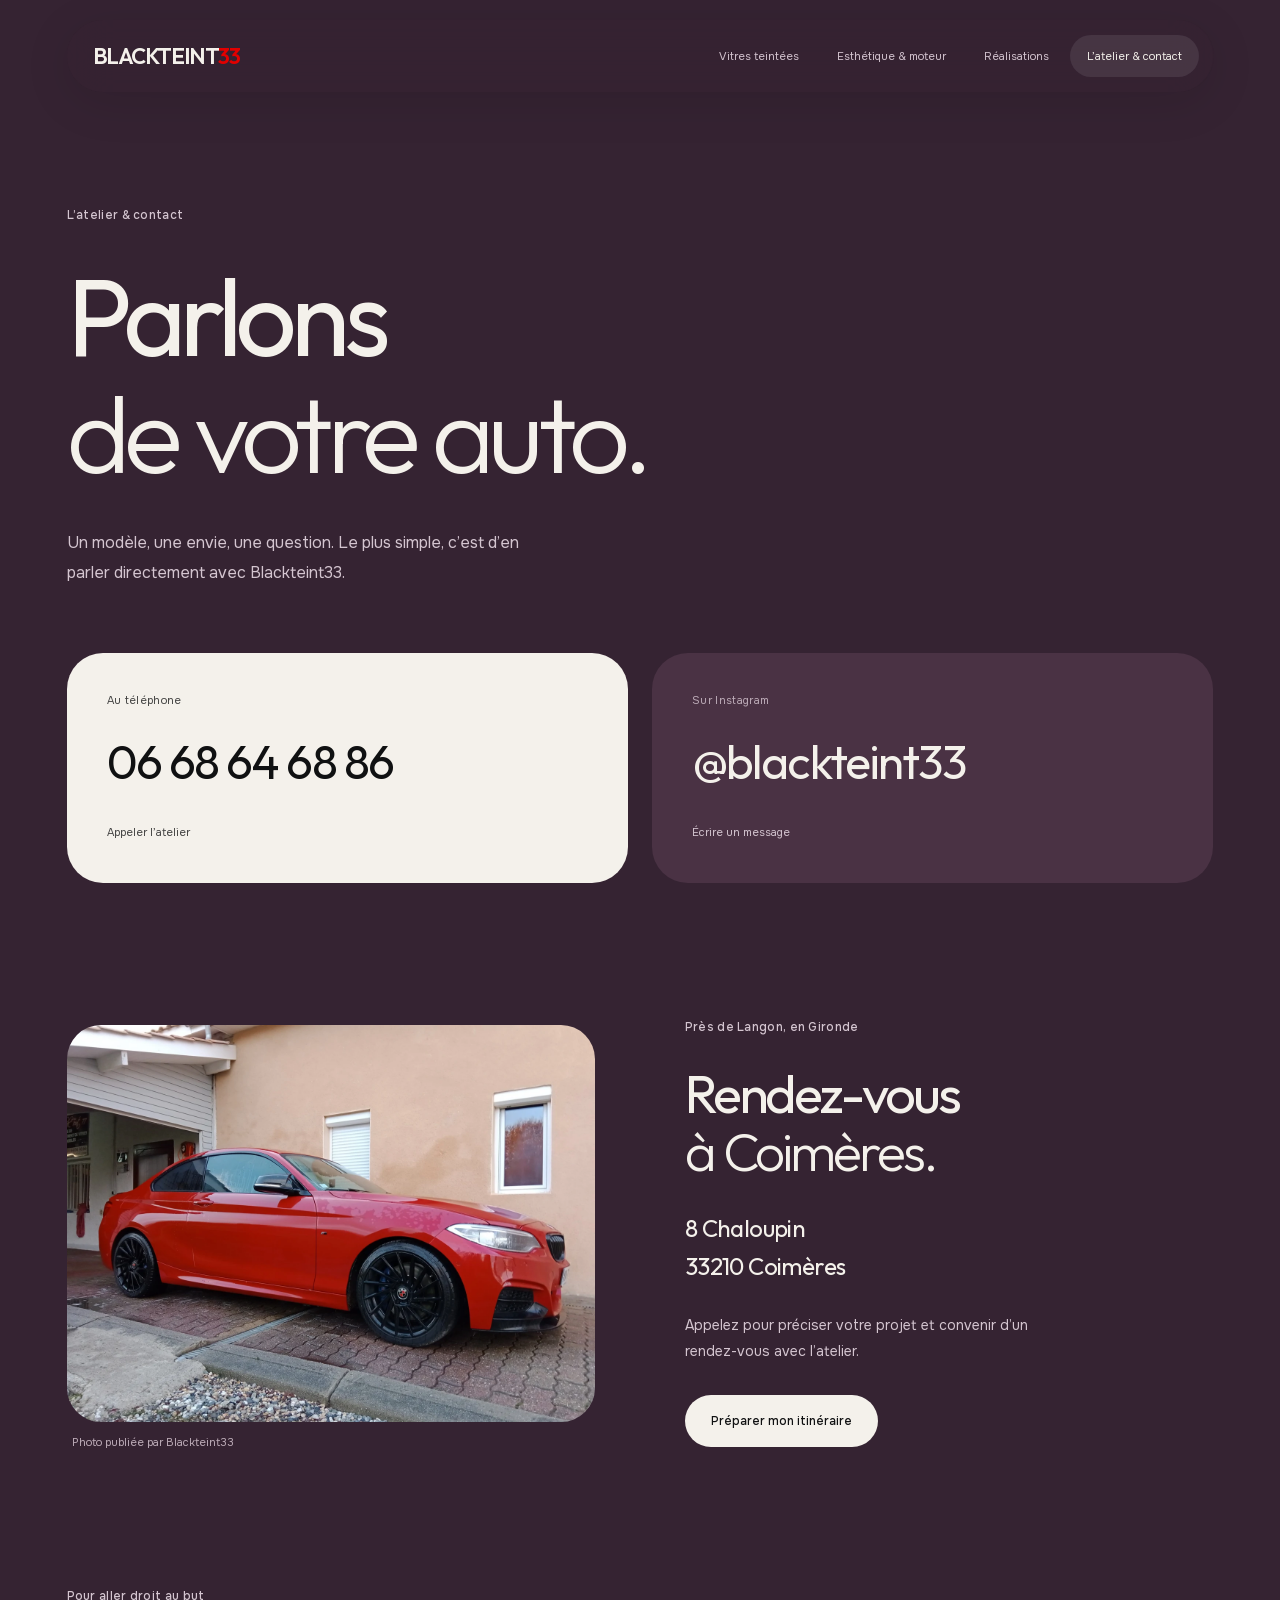
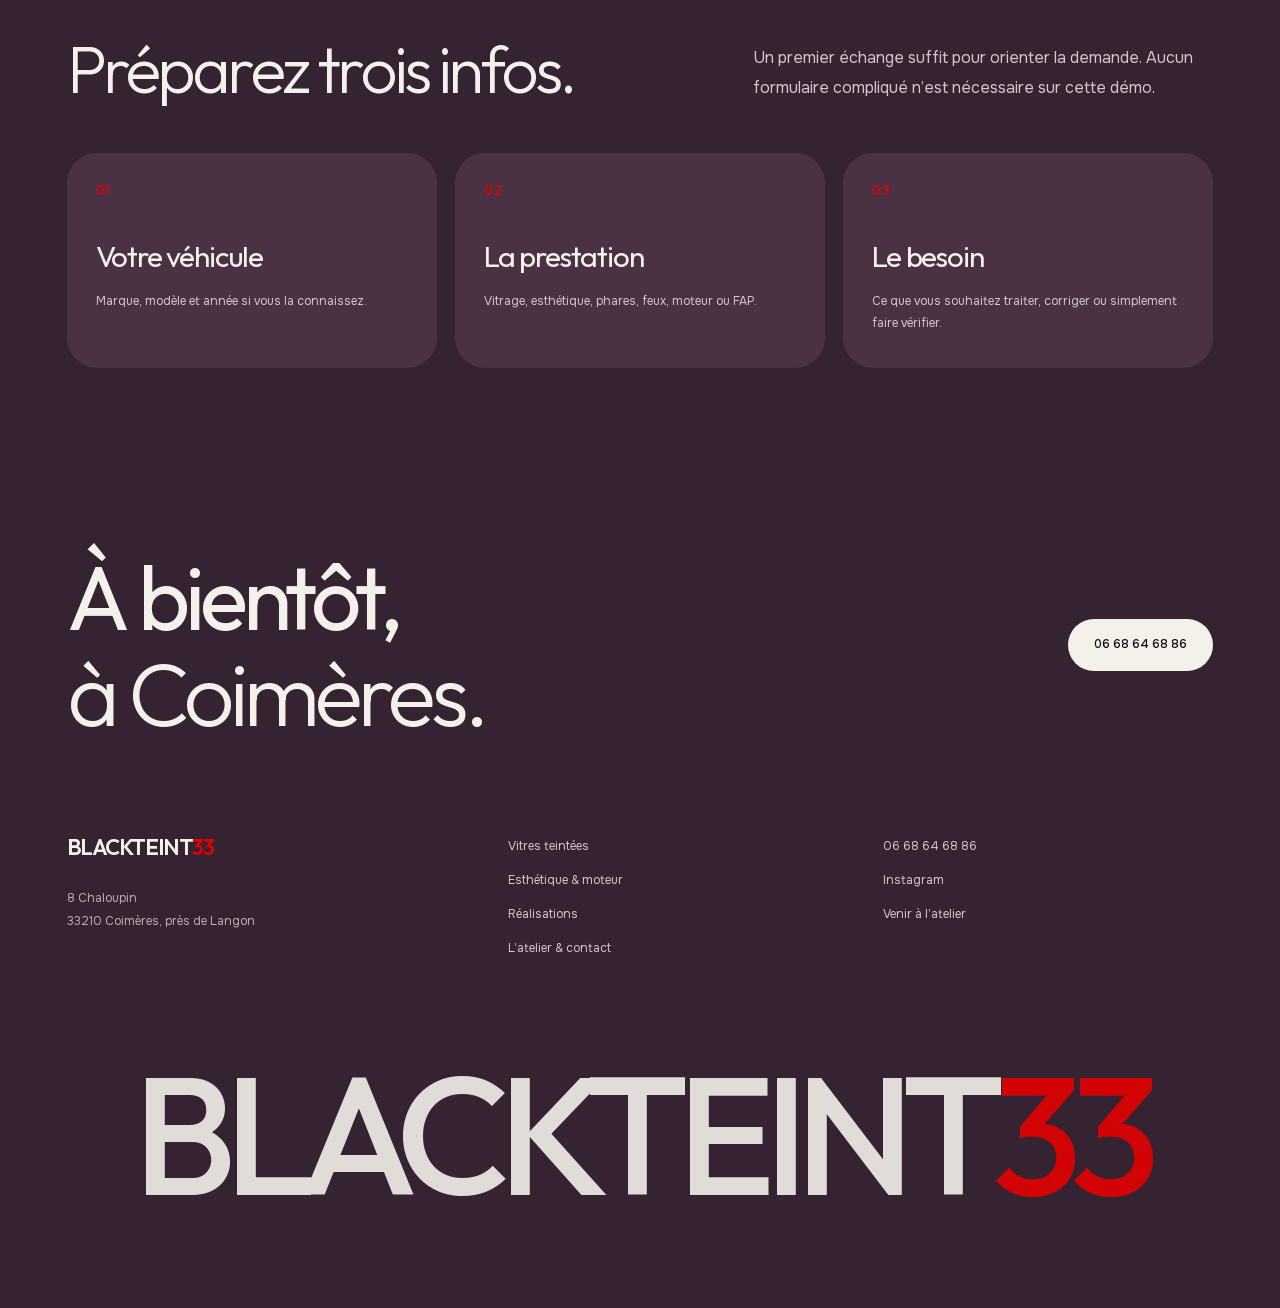
<file: contact.html>
<!DOCTYPE html>

<html lang="fr"><head><meta charset="utf-8"/><meta content="width=device-width, initial-scale=1" name="viewport"/><meta content="noindex,nofollow" name="robots"/><meta content="#101112" name="theme-color"/><title>L’atelier &amp; contact — Blackteint33 à Coimères</title><meta content="Contactez Blackteint33 au 06 68 64 68 86. Atelier au 8 Chaloupin, 33210 Coimères, près de Langon, en Gironde." name="description"/><script>(function(){try{document.documentElement.classList.add('nav-delayed');window.__btMotionTimer=setTimeout(function(){document.documentElement.classList.remove('motion-pending','nav-delayed');var h=document.querySelector('.site-header');if(h){h.inert=false;h.removeAttribute('aria-hidden')}},4500);if(!matchMedia('(prefers-reduced-motion: reduce)').matches&&'IntersectionObserver' in window&&typeof Element.prototype.animate==='function'){document.documentElement.classList.add('motion-pending')}}catch(e){}})();</script><link as="font" crossorigin="" href="./assets/fonts/outfit-latin.woff2" rel="preload" type="font/woff2"/><link href="./assets/site.css" rel="stylesheet"/><script defer="" src="./assets/site.js"></script></head>
<body data-base-palette="plum" data-page="contact" data-palette="plum"><a class="skip-link" href="#contenu">Aller au contenu</a><header class="site-header"><a aria-label="Blackteint33, accueil" class="brand" data-page="home" href="./index.html">BLACKTEINT<span>33</span></a><nav aria-label="Navigation principale" class="desktop-nav"><a data-page="vitres" href="./vitres-teintees.html">Vitres teintées</a><a data-page="esthetique" href="./esthetique-automobile.html">Esthétique &amp; moteur</a><a data-page="realisations" href="./realisations.html">Réalisations</a><a aria-current="page" data-page="contact" href="./contact.html">L’atelier &amp; contact</a></nav><button aria-controls="mobile-menu" aria-expanded="false" class="menu-toggle quiet-button" id="menu-toggle" type="button">Menu</button></header><div class="page-shell"><main id="contenu"><section class="page-intro container" data-palette-step="plum"><p class="eyebrow" data-enter="">L’atelier &amp; contact</p><h1 class="display" data-delay="80" data-split=""><span class="title-line">Parlons</span>
<span class="title-line">de votre auto.</span>
</h1><div class="intro-tail" data-delay="260" data-enter=""><p class="lead">Un modèle, une envie, une question. Le plus simple, c’est d’en parler directement avec Blackteint33.</p></div></section><section aria-label="Contacter Blackteint33" class="container contact-grid" data-palette-step="rose"><a class="contact-tile phone-tile" data-enter="" href="tel:+33668646886"><span class="small-label">Au téléphone</span><span class="contact-number">06 68 64 68 86</span><span class="tile-action">Appeler l’atelier</span></a><a class="contact-tile" data-delay="100" data-enter="" href="https://www.instagram.com/blackteint33/" rel="noopener noreferrer" target="_blank"><span class="small-label">Sur Instagram</span><span class="contact-handle">@blackteint33</span><span class="tile-action">Écrire un message<span class="sr-only">, nouvel onglet</span></span></a></section>
<section class="section container editorial contact-editorial" data-palette-step="plum" id="atelier"><figure class="photo-scene" data-photo=""><div class="photo-drift"><div class="image-window"><img alt="BMW Série 2 rouge photographiée devant un garage." decoding="async" height="1080" loading="lazy" src="./assets/realisation-bmw.webp" width="1440"/></div></div><figcaption>Photo publiée par Blackteint33</figcaption></figure><div><p class="eyebrow" data-enter="">Près de Langon, en Gironde</p><h2 class="display" data-delay="0" data-split=""><span class="title-line">Rendez-vous</span>
<span class="title-line">à Coimères.</span>
</h2><address data-enter="">8 Chaloupin<br/>33210 Coimères</address><p class="lead" data-enter="">Appelez pour préciser votre projet et convenir d’un rendez-vous avec l’atelier.</p><div data-enter=""><a class="button button-cream" data-magnetic="" href="https://www.google.com/maps/search/?api=1&amp;query=8%20Chaloupin%2C%2033210%20Coim%C3%A8res" rel="noopener noreferrer" target="_blank">Préparer mon itinéraire<span class="sr-only">, nouvel onglet</span></a></div></div></section>
<section class="section container contact-prep" data-palette-step="rose">
<div class="section-heading"><div><p class="eyebrow" data-enter="">Pour aller droit au but</p><h2 class="display" data-split=""><span class="title-line">Préparez trois infos.</span></h2></div><p class="lead" data-enter="">Un premier échange suffit pour orienter la demande. Aucun formulaire compliqué n’est nécessaire sur cette démo.</p></div>
<div class="process-grid">
<article class="process-step" data-enter=""><span>01</span><h3>Votre véhicule</h3><p>Marque, modèle et année si vous la connaissez.</p></article>
<article class="process-step" data-delay="70" data-enter=""><span>02</span><h3>La prestation</h3><p>Vitrage, esthétique, phares, feux, moteur ou FAP.</p></article>
<article class="process-step" data-delay="140" data-enter=""><span>03</span><h3>Le besoin</h3><p>Ce que vous souhaitez traiter, corriger ou simplement faire vérifier.</p></article>
</div>
</section>
</main><footer class="footer" data-palette-step="plum"><div class="container"><div class="footer-invite"><h2 class="display" data-delay="0" data-split=""><span class="title-line">À bientôt,</span>
<span class="title-line">à Coimères.</span>
</h2><div data-enter=""><a class="button button-cream" data-magnetic="" href="tel:+33668646886">06 68 64 68 86</a></div></div><div class="footer-meta" data-enter=""><div><a aria-label="Blackteint33, accueil" class="brand" data-page="home" href="./index.html">BLACKTEINT<span>33</span></a><p>8 Chaloupin<br/>33210 Coimères, près de Langon</p></div><nav aria-label="Navigation de pied de page"><a data-page="vitres" href="./vitres-teintees.html">Vitres teintées</a><a data-page="esthetique" href="./esthetique-automobile.html">Esthétique &amp; moteur</a><a data-page="realisations" href="./realisations.html">Réalisations</a><a aria-current="page" data-page="contact" href="./contact.html">L’atelier &amp; contact</a></nav><div class="footer-social"><a href="tel:+33668646886">06 68 64 68 86</a><a href="https://www.instagram.com/blackteint33/" rel="noopener noreferrer" target="_blank">Instagram<span class="sr-only">, nouvel onglet</span></a><a href="https://www.google.com/maps/search/?api=1&amp;query=8%20Chaloupin%2C%2033210%20Coim%C3%A8res" rel="noopener noreferrer" target="_blank">Venir à l’atelier<span class="sr-only">, nouvel onglet</span></a></div></div><p aria-hidden="true" class="footer-signature" data-enter="">BLACKTEINT<span>33</span></p><div class="footer-bottom" data-enter=""><p>Une proposition de <a href="https://cleardesign.fr/" rel="noopener noreferrer" target="_blank">Clear Design<span class="sr-only">, nouvel onglet</span></a></p></div></div></footer></div><dialog aria-label="Navigation principale" class="mobile-menu" id="mobile-menu"><div class="menu-top"><a class="brand" data-page="home" href="./index.html">BLACKTEINT<span>33</span></a><button class="quiet-button" id="menu-close" type="button">Fermer</button></div><nav aria-label="Navigation mobile"><a data-page="home" href="./index.html">Accueil</a><a data-page="vitres" href="./vitres-teintees.html">Vitres teintées</a><a data-page="esthetique" href="./esthetique-automobile.html">Esthétique &amp; moteur</a><a data-page="realisations" href="./realisations.html">Réalisations</a><a aria-current="page" data-page="contact" href="./contact.html">L’atelier &amp; contact</a></nav><div class="menu-bottom"><a href="tel:+33668646886">06 68 64 68 86</a><p>Coimères, Gironde</p></div></dialog><dialog aria-labelledby="lightbox-caption" class="lightbox" id="lightbox"><div class="lightbox-top"><span class="small-label" id="lightbox-count"></span><button class="quiet-button" id="lightbox-close" type="button">Fermer la photo</button></div><figure><img alt="" id="lightbox-image"/><figcaption id="lightbox-caption"></figcaption></figure><div class="lightbox-navigation"><button class="quiet-button" id="lightbox-prev" type="button">Précédente</button><button class="quiet-button" id="lightbox-next" type="button">Suivante</button></div></dialog></body></html>
</file>
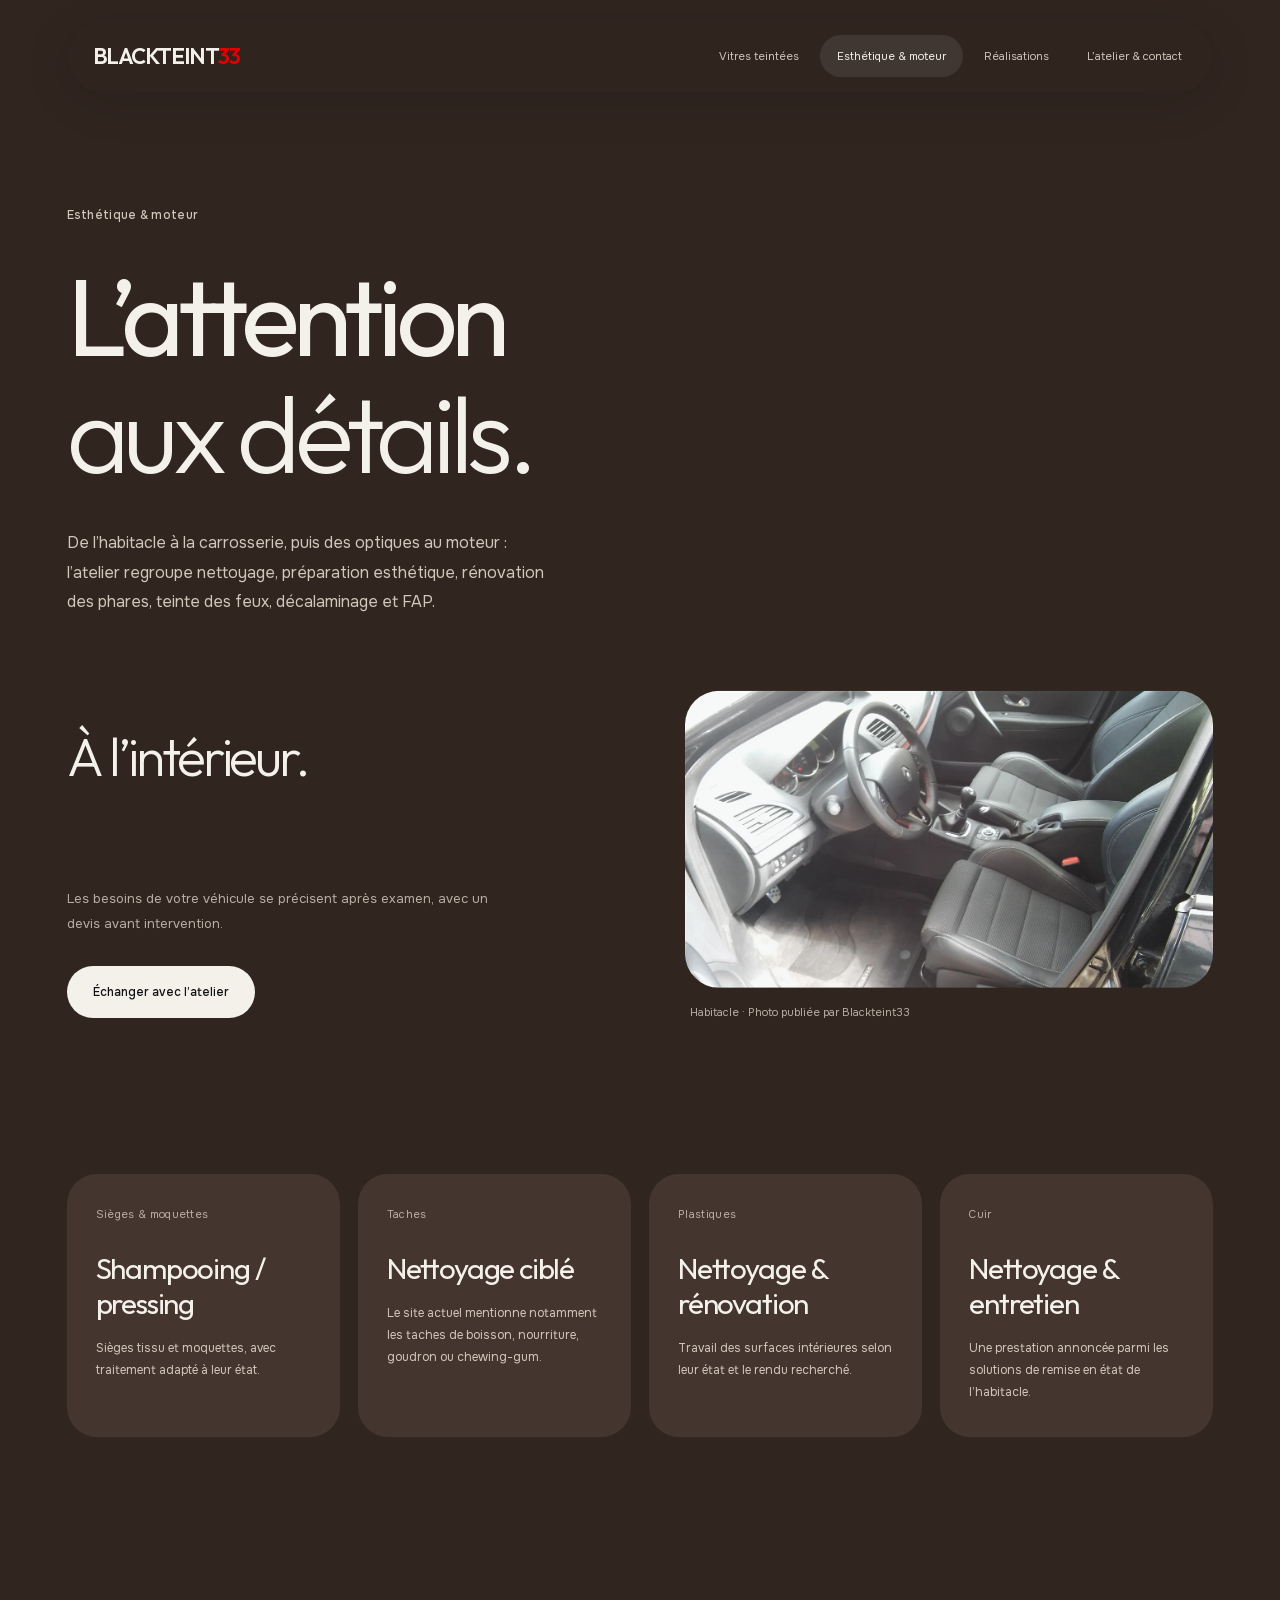
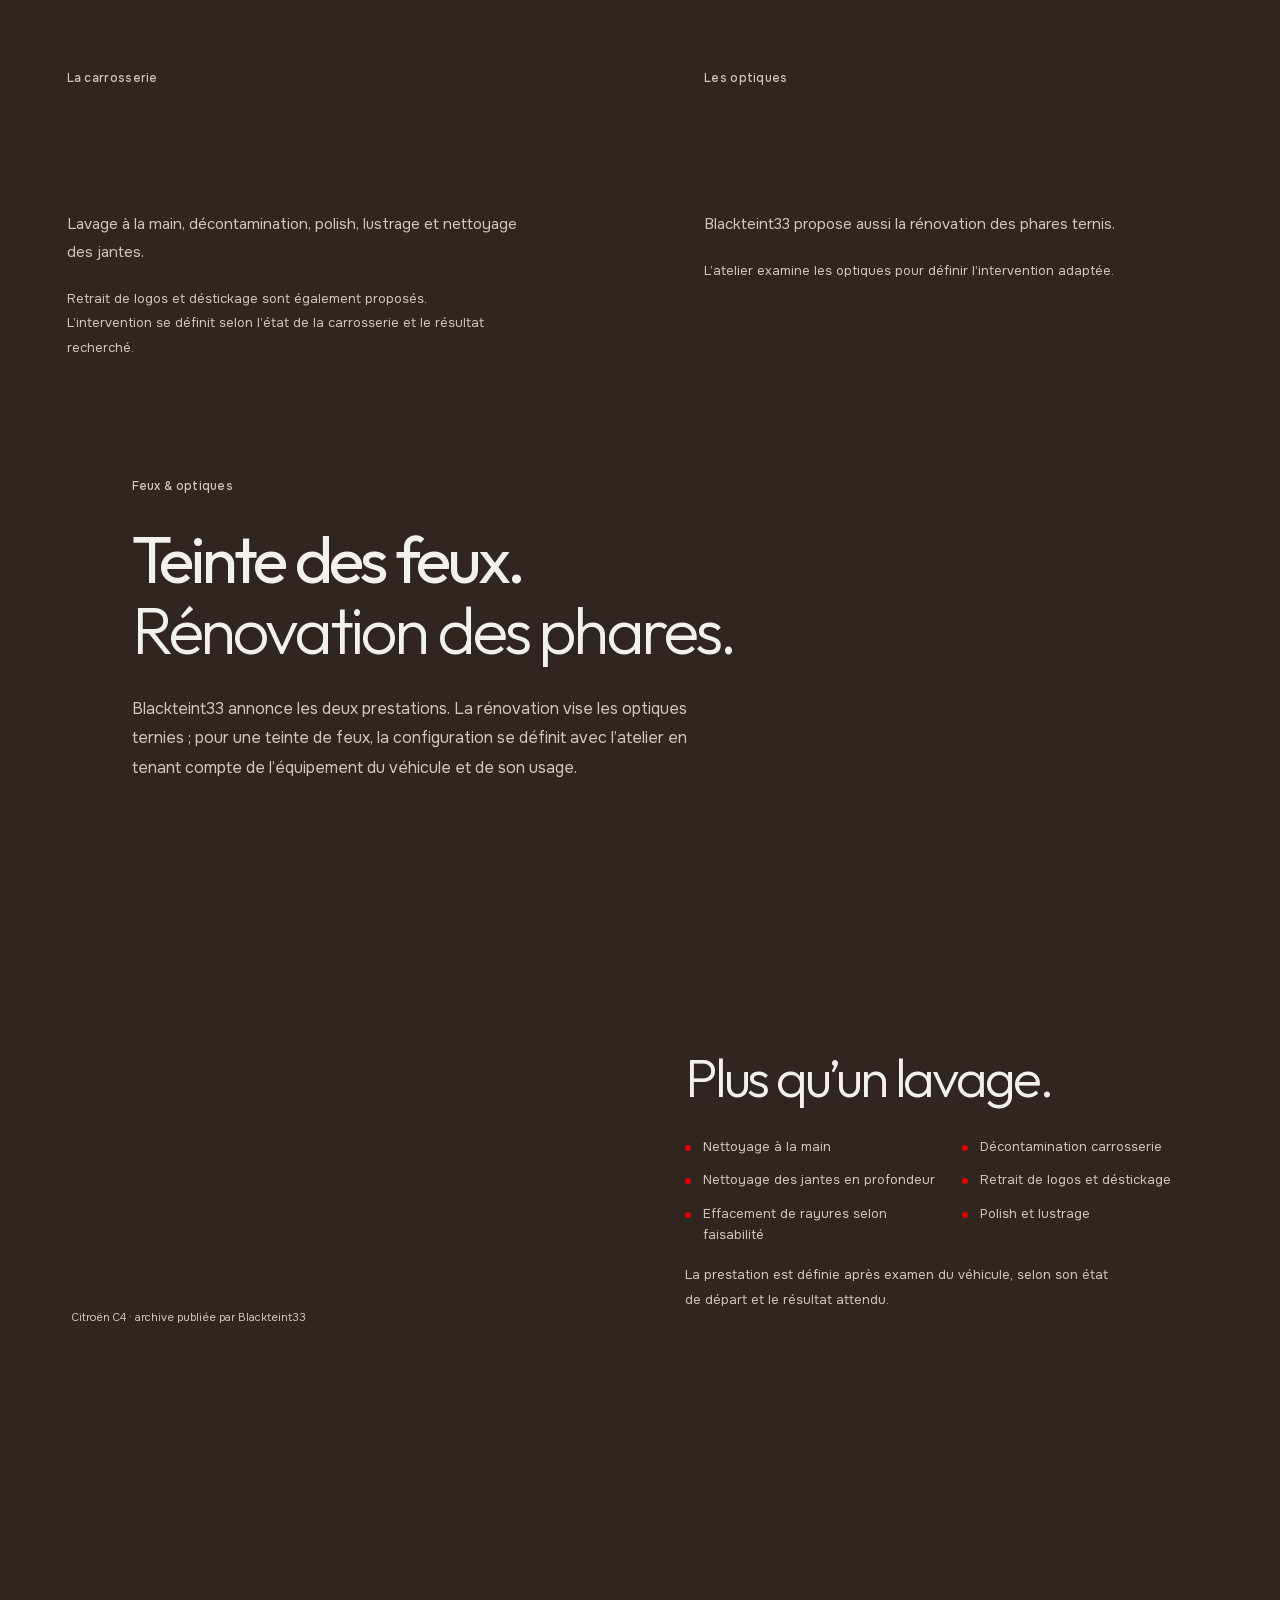
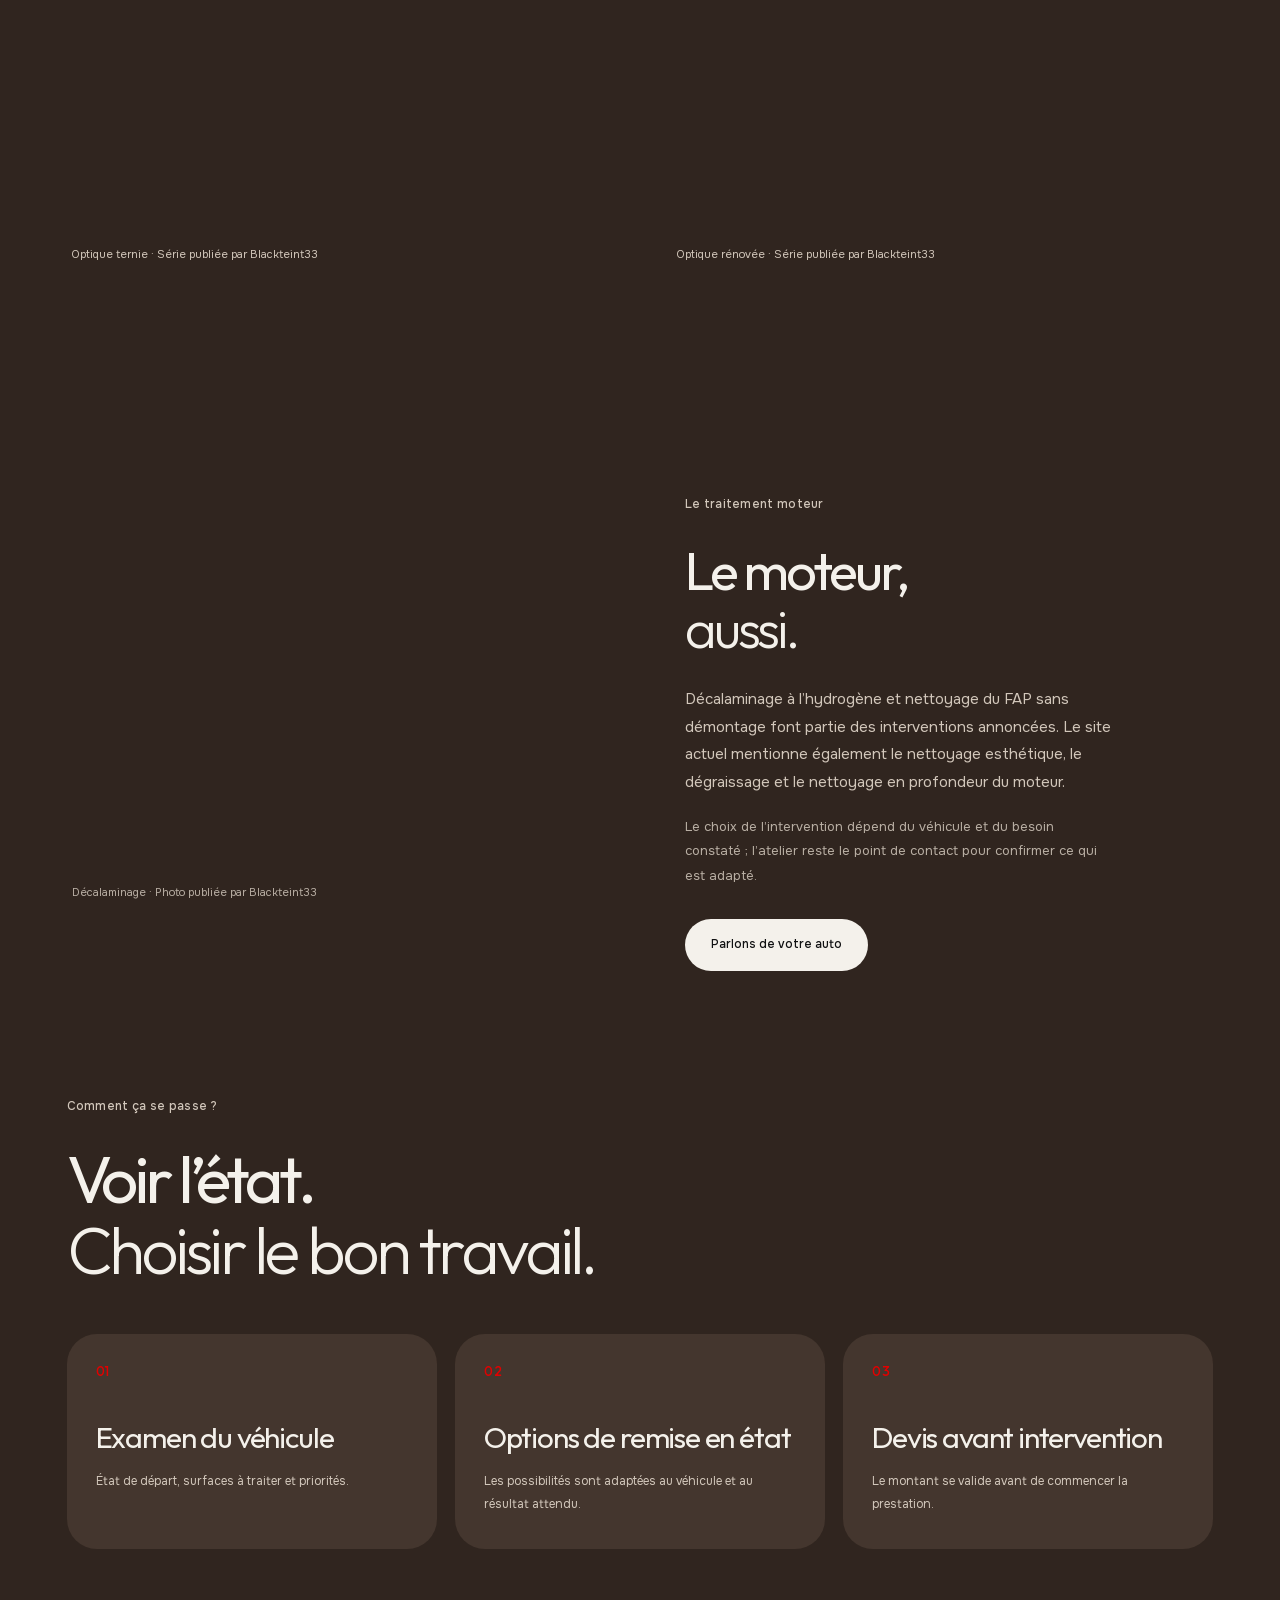
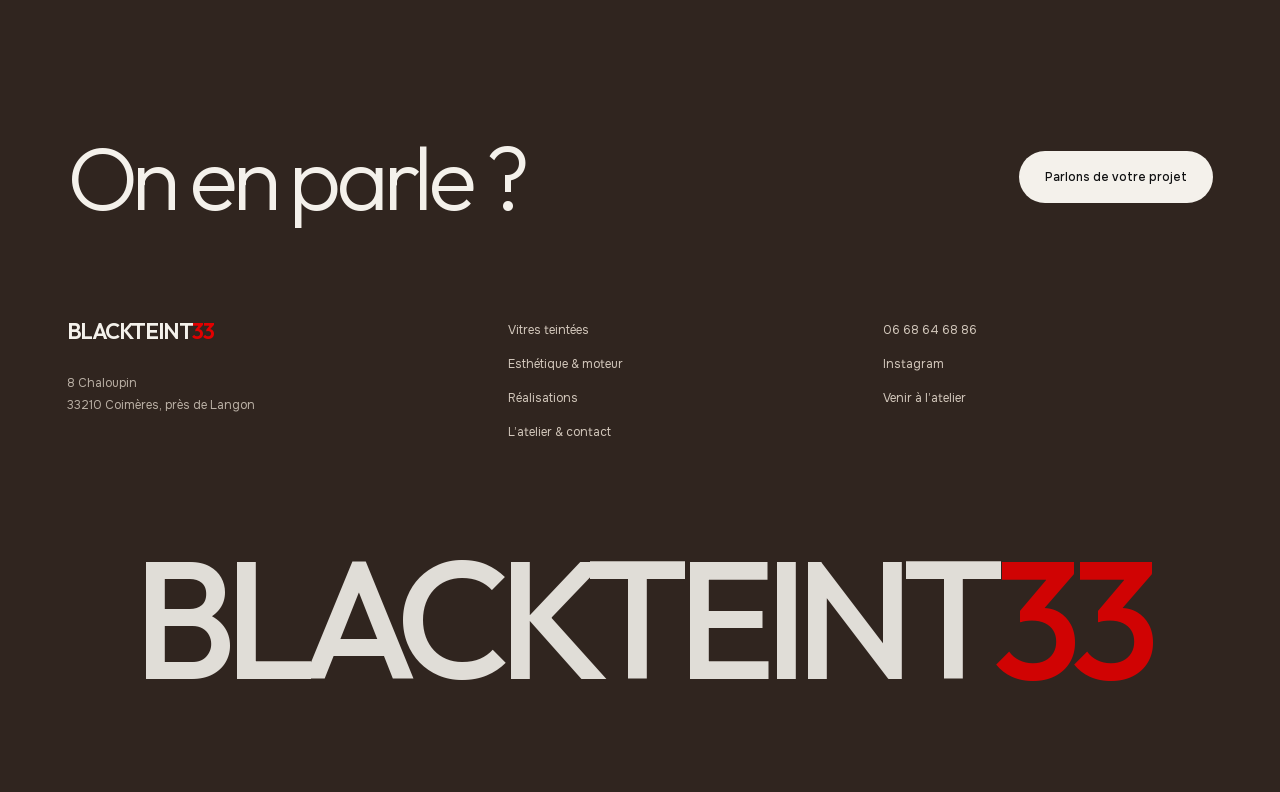
<file: esthetique-automobile.html>
<!DOCTYPE html>

<html lang="fr"><head><meta charset="utf-8"/><meta content="width=device-width, initial-scale=1" name="viewport"/><meta content="noindex,nofollow" name="robots"/><meta content="#101112" name="theme-color"/><title>Esthétique automobile &amp; moteur — Blackteint33</title><meta content="Préparation esthétique intérieure et extérieure, teinte des feux, rénovation des phares, nettoyage moteur, décalaminage et nettoyage FAP sans démontage chez Blackteint33." name="description"/><script>(function(){try{document.documentElement.classList.add('nav-delayed');window.__btMotionTimer=setTimeout(function(){document.documentElement.classList.remove('motion-pending','nav-delayed');var h=document.querySelector('.site-header');if(h){h.inert=false;h.removeAttribute('aria-hidden')}},4500);if(!matchMedia('(prefers-reduced-motion: reduce)').matches&&'IntersectionObserver' in window&&typeof Element.prototype.animate==='function'){document.documentElement.classList.add('motion-pending')}}catch(e){}})();</script><link as="font" crossorigin="" href="./assets/fonts/outfit-latin.woff2" rel="preload" type="font/woff2"/><link href="./assets/site.css" rel="stylesheet"/><script defer="" src="./assets/site.js"></script></head>
<body data-base-palette="espresso" data-page="esthetique" data-palette="espresso"><a class="skip-link" href="#contenu">Aller au contenu</a><header class="site-header"><a aria-label="Blackteint33, accueil" class="brand" data-page="home" href="./index.html">BLACKTEINT<span>33</span></a><nav aria-label="Navigation principale" class="desktop-nav"><a data-page="vitres" href="./vitres-teintees.html">Vitres teintées</a><a aria-current="page" data-page="esthetique" href="./esthetique-automobile.html">Esthétique &amp; moteur</a><a data-page="realisations" href="./realisations.html">Réalisations</a><a data-page="contact" href="./contact.html">L’atelier &amp; contact</a></nav><button aria-controls="mobile-menu" aria-expanded="false" class="menu-toggle quiet-button" id="menu-toggle" type="button">Menu</button></header><div class="page-shell"><main id="contenu"><section class="page-intro container" data-palette-step="espresso"><p class="eyebrow" data-enter="">Esthétique &amp; moteur</p><h1 class="display" data-delay="80" data-split=""><span class="title-line">L’attention</span>
<span class="title-line">aux détails.</span>
</h1><div class="intro-tail" data-delay="260" data-enter=""><p class="lead">De l’habitacle à la carrosserie, puis des optiques au moteur : l’atelier regroupe nettoyage, préparation esthétique, rénovation des phares, teinte des feux, décalaminage et FAP.</p></div></section><section class="container editorial care-intro"><div><h2 class="display" data-delay="0" data-split=""><span class="title-line">À l’intérieur.</span>
</h2><p class="lead" data-enter="">Nettoyage de l’habitacle, shampoing des sièges et moquettes, entretien des plastiques et des cuirs.</p><p class="support-copy" data-enter="">Les besoins de votre véhicule se précisent après examen, avec un devis avant intervention.</p><div data-enter=""><a class="button button-cream" data-magnetic="" data-page="contact" href="./contact.html">Échanger avec l’atelier</a></div></div><figure class="photo-scene" data-photo=""><div class="photo-drift"><div class="image-window"><img alt="Sièges, tableau de bord et habitacle d’une Renault." decoding="async" height="721" loading="eager" src="./assets/soin-interieur.webp" width="1280"/></div></div><figcaption>Habitacle · Photo publiée par Blackteint33</figcaption></figure></section>

<section class="section container service-details" data-palette-step="espresso">
<div class="detail-grid">
<article class="detail-card" data-enter=""><span class="small-label">Sièges &amp; moquettes</span><h3>Shampooing / pressing</h3><p>Sièges tissu et moquettes, avec traitement adapté à leur état.</p></article>
<article class="detail-card" data-delay="50" data-enter=""><span class="small-label">Taches</span><h3>Nettoyage ciblé</h3><p>Le site actuel mentionne notamment les taches de boisson, nourriture, goudron ou chewing-gum.</p></article>
<article class="detail-card" data-delay="100" data-enter=""><span class="small-label">Plastiques</span><h3>Nettoyage &amp; rénovation</h3><p>Travail des surfaces intérieures selon leur état et le rendu recherché.</p></article>
<article class="detail-card" data-delay="150" data-enter=""><span class="small-label">Cuir</span><h3>Nettoyage &amp; entretien</h3><p>Une prestation annoncée parmi les solutions de remise en état de l’habitacle.</p></article>
</div>
</section>
<section class="section soft-section care-surface" data-palette-step="sand"><div class="container care-pair"><article><p class="eyebrow" data-enter="">La carrosserie</p><h2 class="display" data-delay="0" data-split=""><span class="title-line">À l’extérieur.</span>
</h2><p class="lead" data-enter="">Lavage à la main, décontamination, polish, lustrage et nettoyage des jantes.</p><p class="support-copy" data-enter="">Retrait de logos et déstickage sont également proposés. L’intervention se définit selon l’état de la carrosserie et le résultat recherché.</p></article><article><p class="eyebrow" data-enter="">Les optiques</p><h2 class="display" data-delay="0" data-split=""><span class="title-line">Et les phares.</span>
</h2><p class="lead" data-enter="">Blackteint33 propose aussi la rénovation des phares ternis.</p><p class="support-copy" data-enter="">L’atelier examine les optiques pour définir l’intervention adaptée.</p></article></div>
<div class="container optical-heading" id="feux-optiques"><p class="eyebrow" data-enter="">Feux &amp; optiques</p><h2 class="display" data-split=""><span class="title-line">Teinte des feux.</span><span class="title-line">Rénovation des phares.</span></h2><p class="lead" data-enter="">Blackteint33 annonce les deux prestations. La rénovation vise les optiques ternies ; pour une teinte de feux, la configuration se définit avec l’atelier en tenant compte de l’équipement du véhicule et de son usage.</p></div>
<div class="container editorial exterior-focus" id="exterieur">
<figure class="photo-scene" data-photo=""><div class="photo-drift"><div class="image-window"><img alt="Citroën C4 rouge dans l’atelier Blackteint33." decoding="async" height="721" loading="lazy" src="./assets/realisation-c4.webp" width="1280"/></div></div><figcaption>Citroën C4 · archive publiée par Blackteint33</figcaption></figure>
<div><p class="eyebrow" data-enter="">Préparation extérieure</p><h2 class="display" data-split=""><span class="title-line">Plus qu’un lavage.</span></h2><ul class="service-list" data-enter=""><li>Nettoyage à la main</li><li>Décontamination carrosserie</li><li>Nettoyage des jantes en profondeur</li><li>Retrait de logos et déstickage</li><li>Effacement de rayures selon faisabilité</li><li>Polish et lustrage</li></ul><p class="support-copy" data-enter="">La prestation est définie après examen du véhicule, selon son état de départ et le résultat attendu.</p></div>
</div>
<div class="container headlight-pair" id="optiques"><figure class="photo-scene" data-photo=""><div class="photo-drift"><div class="image-window"><img alt="Optique ternie d’un véhicule bleu, publiée dans la série rénovation des phares." decoding="async" height="1200" loading="lazy" src="./assets/phare-terni.webp" width="1600"/></div></div><figcaption>Optique ternie · Série publiée par Blackteint33</figcaption></figure><figure class="photo-scene" data-photo=""><div class="photo-drift"><div class="image-window"><img alt="Même optique devenue transparente, photographiée après rénovation." decoding="async" height="1200" loading="lazy" src="./assets/phare-renove.webp" width="1600"/></div></div><figcaption>Optique rénovée · Série publiée par Blackteint33</figcaption></figure></div></section>
<section class="section container editorial" data-palette-step="espresso" id="moteur"><figure class="photo-scene" data-photo=""><div class="photo-drift"><div class="image-window"><img alt="Audi reliée à une machine de décalaminage, capot ouvert." decoding="async" height="863" loading="lazy" src="./assets/decalaminage-moteur.webp" width="1536"/></div></div><figcaption>Décalaminage · Photo publiée par Blackteint33</figcaption></figure><div><p class="eyebrow" data-enter="">Le traitement moteur</p><h2 class="display" data-delay="0" data-split=""><span class="title-line">Le moteur,</span>
<span class="title-line">aussi.</span>
</h2><p class="lead" data-enter="">Décalaminage à l’hydrogène et nettoyage du FAP sans démontage font partie des interventions annoncées. Le site actuel mentionne également le nettoyage esthétique, le dégraissage et le nettoyage en profondeur du moteur.</p><p class="support-copy" data-enter="">Le choix de l’intervention dépend du véhicule et du besoin constaté ; l’atelier reste le point de contact pour confirmer ce qui est adapté.</p><div data-enter=""><a class="button button-cream" data-magnetic="" data-page="contact" href="./contact.html">Parlons de votre auto</a></div></div></section>
<section class="section container process-section" data-palette-step="espresso">
<div class="section-heading"><div><p class="eyebrow" data-enter="">Comment ça se passe ?</p><h2 class="display" data-split=""><span class="title-line">Voir l’état.</span><span class="title-line">Choisir le bon travail.</span></h2></div><p class="lead" data-enter="">Pour les prestations d’esthétique, Blackteint33 explique fonctionner à partir d’un examen du véhicule avant de définir la remise en état et le devis.</p></div>
<div class="process-grid">
<article class="process-step" data-enter=""><span>01</span><h3>Examen du véhicule</h3><p>État de départ, surfaces à traiter et priorités.</p></article>
<article class="process-step" data-delay="70" data-enter=""><span>02</span><h3>Options de remise en état</h3><p>Les possibilités sont adaptées au véhicule et au résultat attendu.</p></article>
<article class="process-step" data-delay="140" data-enter=""><span>03</span><h3>Devis avant intervention</h3><p>Le montant se valide avant de commencer la prestation.</p></article>
</div>
</section>
</main><footer class="footer" data-palette-step="espresso"><div class="container"><div class="footer-invite"><h2 class="display" data-delay="0" data-split=""><span class="title-line">On en parle ?</span>
</h2><div data-enter=""><a class="button button-cream" data-magnetic="" data-page="contact" href="./contact.html">Parlons de votre projet</a></div></div><div class="footer-meta" data-enter=""><div><a aria-label="Blackteint33, accueil" class="brand" data-page="home" href="./index.html">BLACKTEINT<span>33</span></a><p>8 Chaloupin<br/>33210 Coimères, près de Langon</p></div><nav aria-label="Navigation de pied de page"><a data-page="vitres" href="./vitres-teintees.html">Vitres teintées</a><a aria-current="page" data-page="esthetique" href="./esthetique-automobile.html">Esthétique &amp; moteur</a><a data-page="realisations" href="./realisations.html">Réalisations</a><a data-page="contact" href="./contact.html">L’atelier &amp; contact</a></nav><div class="footer-social"><a href="tel:+33668646886">06 68 64 68 86</a><a href="https://www.instagram.com/blackteint33/" rel="noopener noreferrer" target="_blank">Instagram<span class="sr-only">, nouvel onglet</span></a><a href="https://www.google.com/maps/search/?api=1&amp;query=8%20Chaloupin%2C%2033210%20Coim%C3%A8res" rel="noopener noreferrer" target="_blank">Venir à l’atelier<span class="sr-only">, nouvel onglet</span></a></div></div><p aria-hidden="true" class="footer-signature" data-enter="">BLACKTEINT<span>33</span></p><div class="footer-bottom" data-enter=""><p>Une proposition de <a href="https://cleardesign.fr/" rel="noopener noreferrer" target="_blank">Clear Design<span class="sr-only">, nouvel onglet</span></a></p></div></div></footer></div><dialog aria-label="Navigation principale" class="mobile-menu" id="mobile-menu"><div class="menu-top"><a class="brand" data-page="home" href="./index.html">BLACKTEINT<span>33</span></a><button class="quiet-button" id="menu-close" type="button">Fermer</button></div><nav aria-label="Navigation mobile"><a data-page="home" href="./index.html">Accueil</a><a data-page="vitres" href="./vitres-teintees.html">Vitres teintées</a><a aria-current="page" data-page="esthetique" href="./esthetique-automobile.html">Esthétique &amp; moteur</a><a data-page="realisations" href="./realisations.html">Réalisations</a><a data-page="contact" href="./contact.html">L’atelier &amp; contact</a></nav><div class="menu-bottom"><a href="tel:+33668646886">06 68 64 68 86</a><p>Coimères, Gironde</p></div></dialog><dialog aria-labelledby="lightbox-caption" class="lightbox" id="lightbox"><div class="lightbox-top"><span class="small-label" id="lightbox-count"></span><button class="quiet-button" id="lightbox-close" type="button">Fermer la photo</button></div><figure><img alt="" id="lightbox-image"/><figcaption id="lightbox-caption"></figcaption></figure><div class="lightbox-navigation"><button class="quiet-button" id="lightbox-prev" type="button">Précédente</button><button class="quiet-button" id="lightbox-next" type="button">Suivante</button></div></dialog></body></html>
</file>
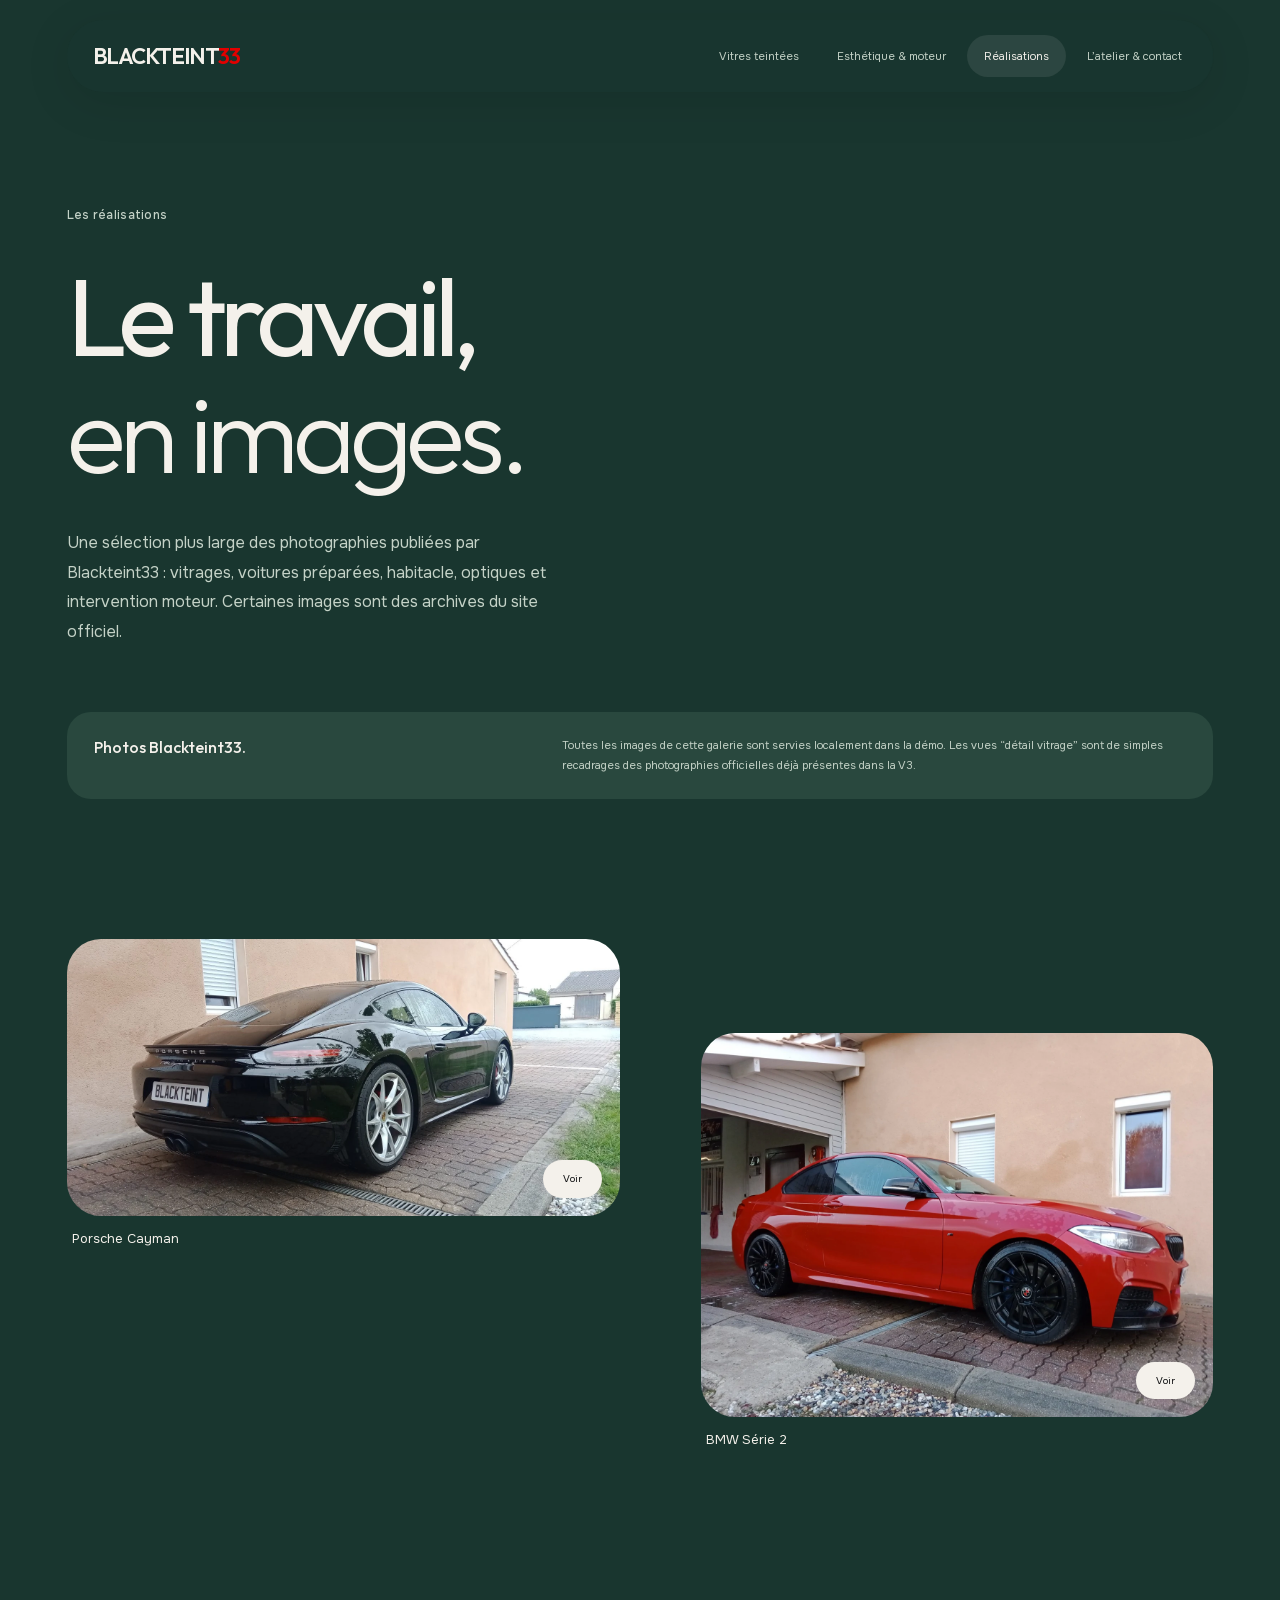
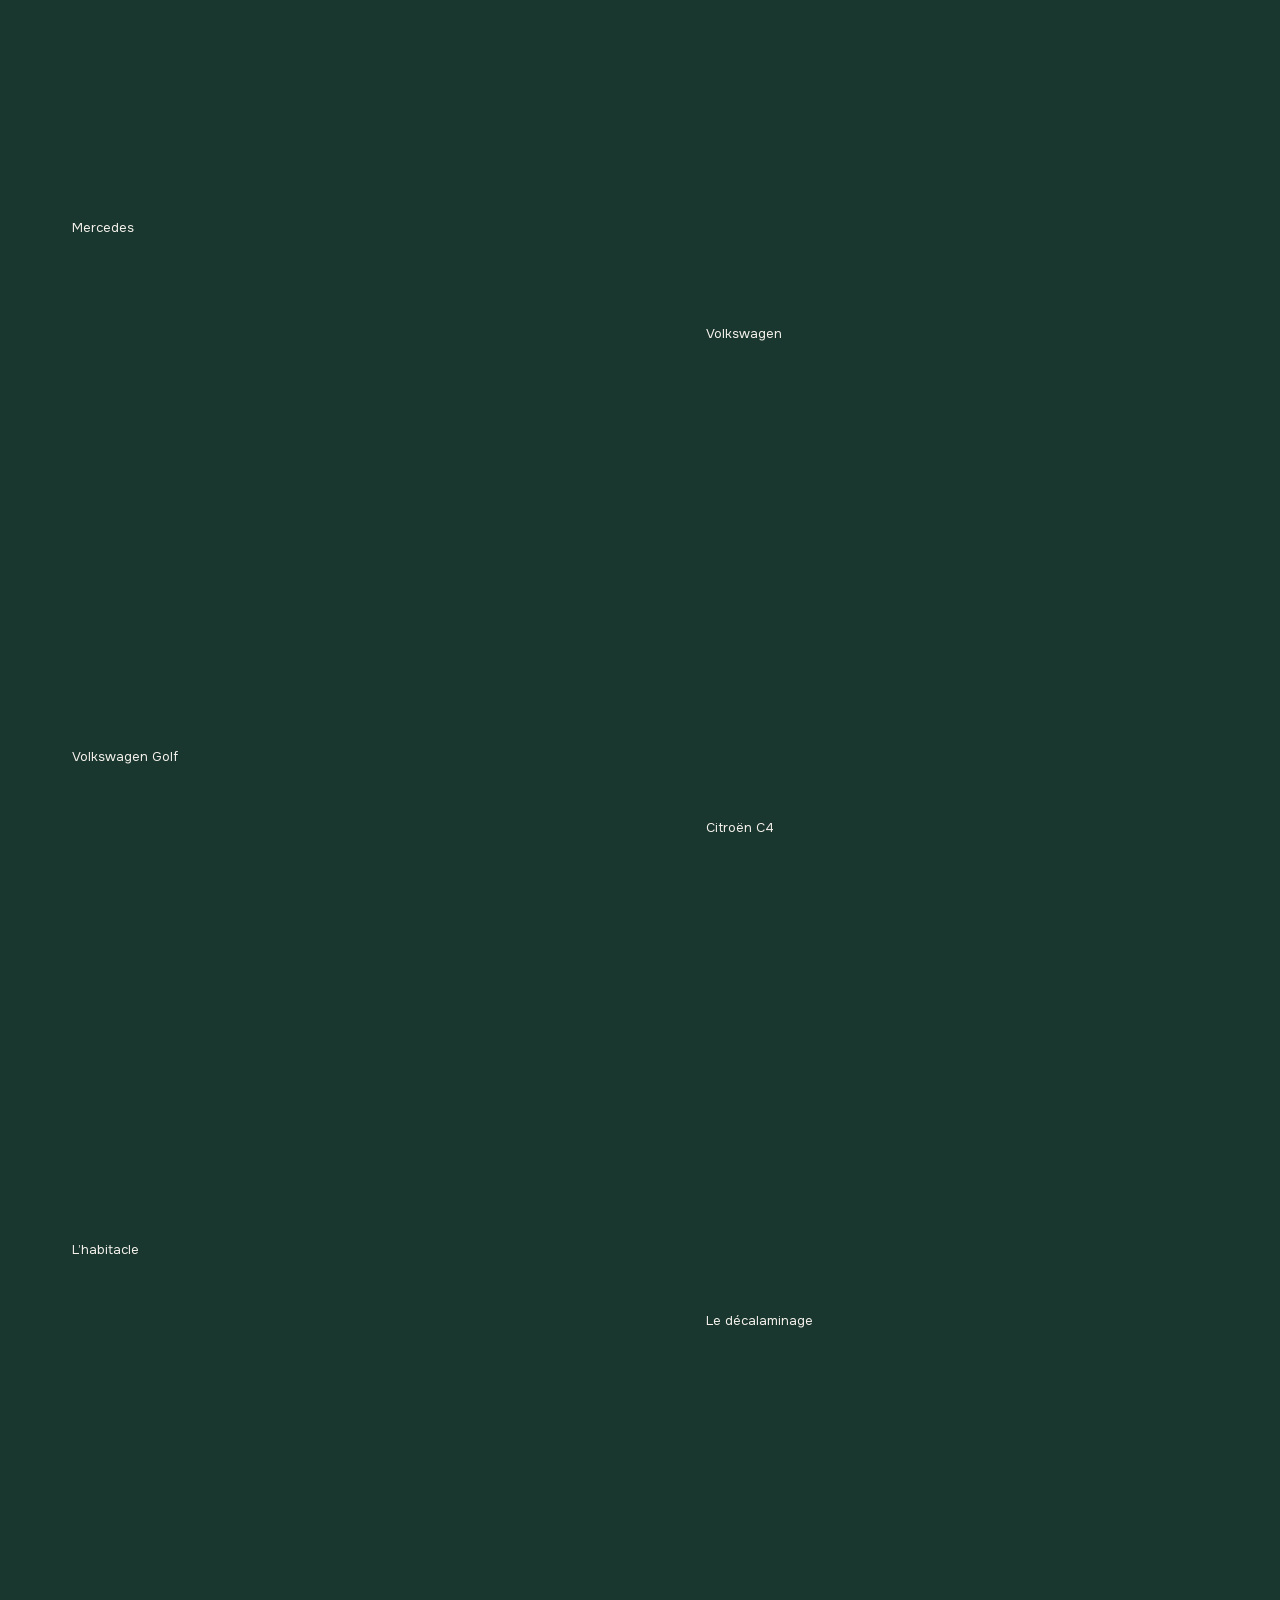
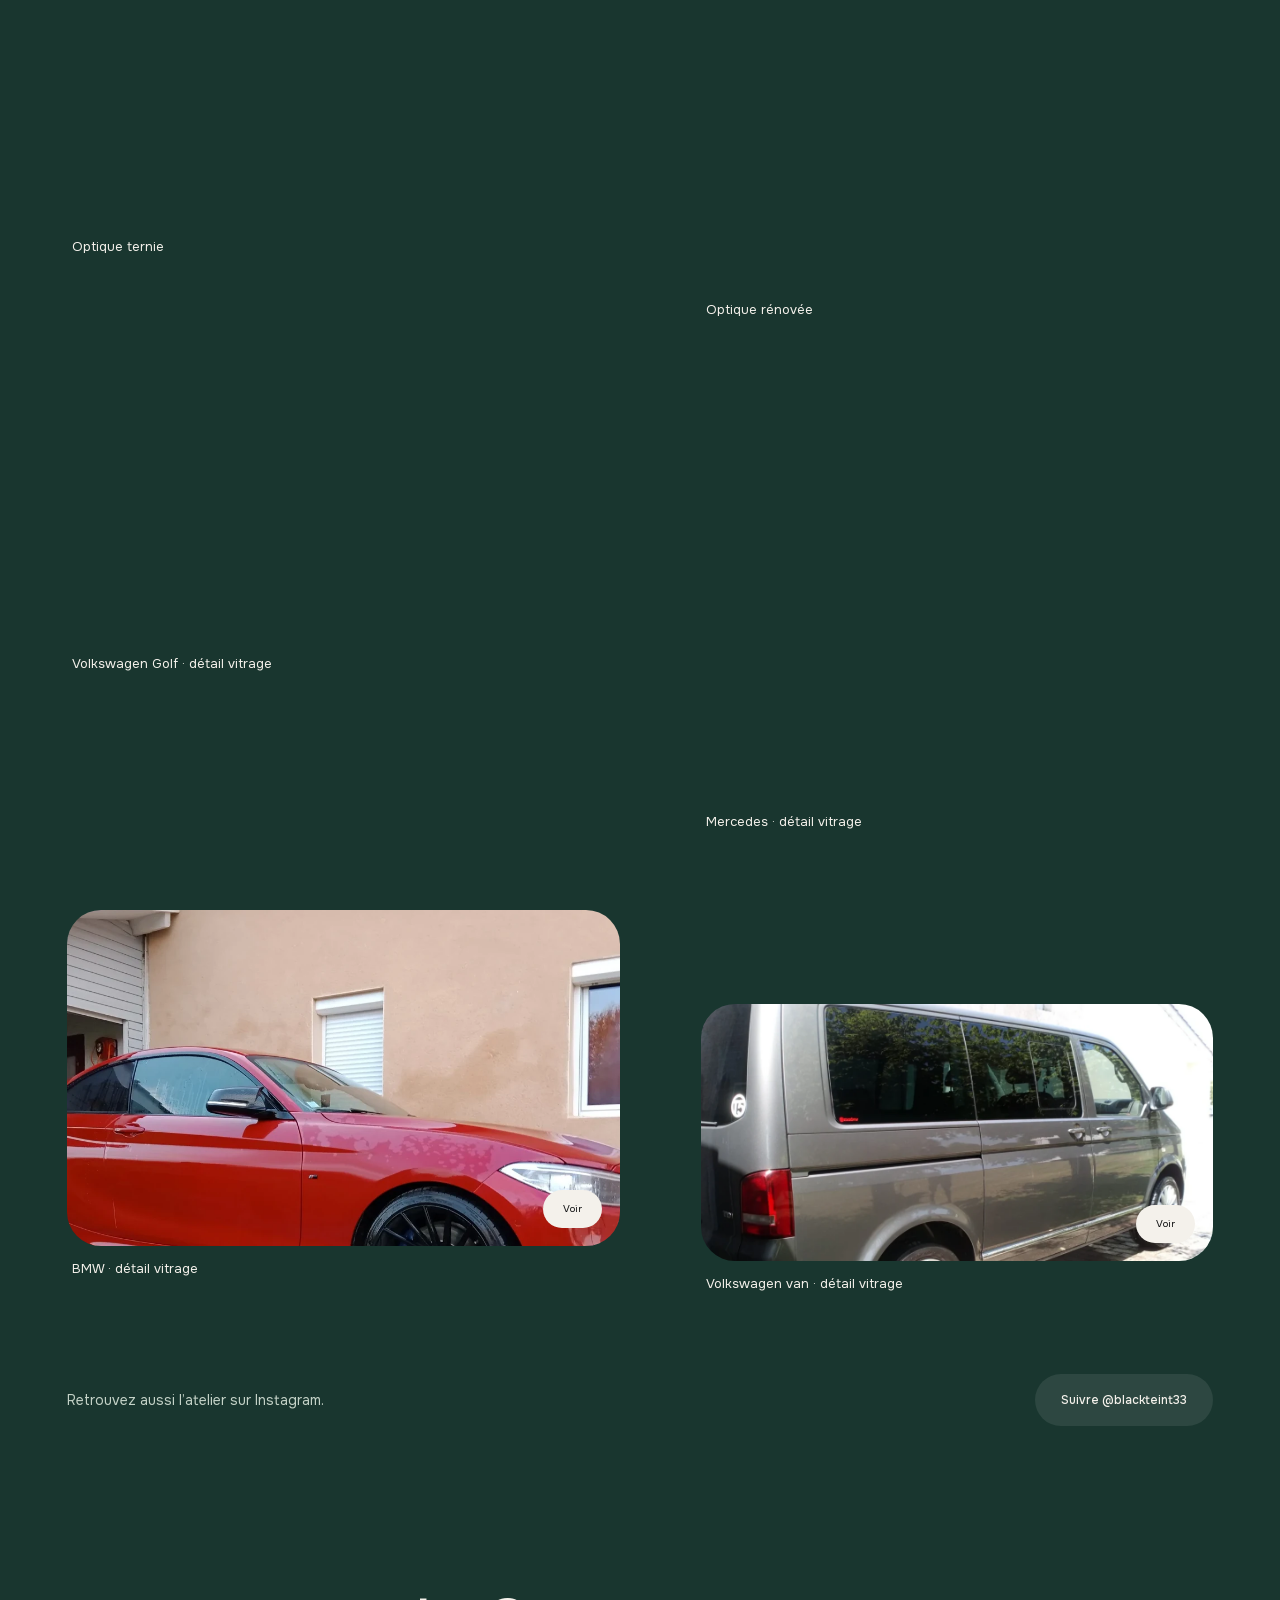
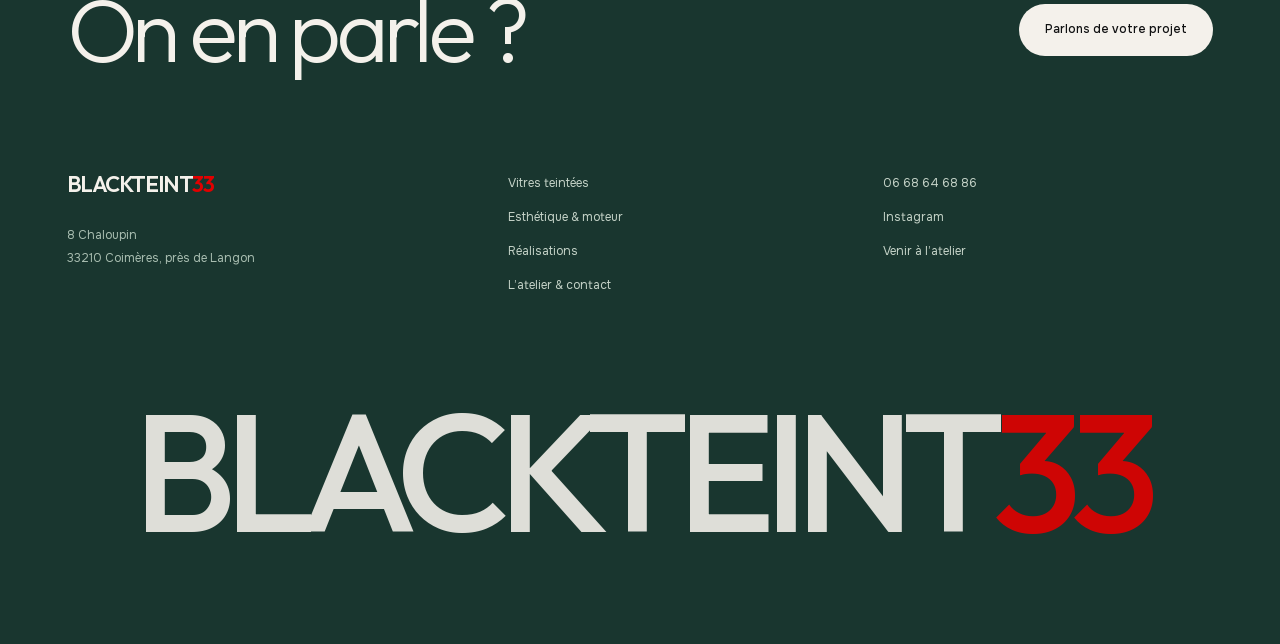
<file: realisations.html>
<!DOCTYPE html>

<html lang="fr"><head><meta charset="utf-8"/><meta content="width=device-width, initial-scale=1" name="viewport"/><meta content="noindex,nofollow" name="robots"/><meta content="#101112" name="theme-color"/><title>Les réalisations de l’atelier — Blackteint33</title><meta content="Galerie Blackteint33 : vitrages, préparation esthétique, rénovation de phares et intervention moteur, à partir de photos publiées par l’atelier." name="description"/><script>(function(){try{document.documentElement.classList.add('nav-delayed');window.__btMotionTimer=setTimeout(function(){document.documentElement.classList.remove('motion-pending','nav-delayed');var h=document.querySelector('.site-header');if(h){h.inert=false;h.removeAttribute('aria-hidden')}},4500);if(!matchMedia('(prefers-reduced-motion: reduce)').matches&&'IntersectionObserver' in window&&typeof Element.prototype.animate==='function'){document.documentElement.classList.add('motion-pending')}}catch(e){}})();</script><link as="font" crossorigin="" href="./assets/fonts/outfit-latin.woff2" rel="preload" type="font/woff2"/><link href="./assets/site.css" rel="stylesheet"/><script defer="" src="./assets/site.js"></script></head>
<body data-base-palette="pine" data-page="realisations" data-palette="pine"><a class="skip-link" href="#contenu">Aller au contenu</a><header class="site-header"><a aria-label="Blackteint33, accueil" class="brand" data-page="home" href="./index.html">BLACKTEINT<span>33</span></a><nav aria-label="Navigation principale" class="desktop-nav"><a data-page="vitres" href="./vitres-teintees.html">Vitres teintées</a><a data-page="esthetique" href="./esthetique-automobile.html">Esthétique &amp; moteur</a><a aria-current="page" data-page="realisations" href="./realisations.html">Réalisations</a><a data-page="contact" href="./contact.html">L’atelier &amp; contact</a></nav><button aria-controls="mobile-menu" aria-expanded="false" class="menu-toggle quiet-button" id="menu-toggle" type="button">Menu</button></header><div class="page-shell"><main id="contenu"><section class="page-intro container" data-palette-step="pine"><p class="eyebrow" data-enter="">Les réalisations</p><h1 class="display" data-delay="80" data-split=""><span class="title-line">Le travail,</span>
<span class="title-line">en images.</span>
</h1><div class="intro-tail" data-delay="260" data-enter=""><p class="lead">Une sélection plus large des photographies publiées par Blackteint33 : vitrages, voitures préparées, habitacle, optiques et intervention moteur. Certaines images sont des archives du site officiel.</p></div></section><section aria-label="Galerie de l’atelier" class="container gallery-section" data-palette-step="sage"><div class="gallery-note" data-enter=""><strong>Photos Blackteint33.</strong><p>Toutes les images de cette galerie sont servies localement dans la démo. Les vues “détail vitrage” sont de simples recadrages des photographies officielles déjà présentes dans la V3.</p></div><div aria-label="Filtrer les photographies" class="gallery-filters" data-enter="" hidden="" role="group"><button aria-controls="gallery-grid" aria-pressed="true" class="filter-button" data-filter="all" type="button">Tout</button><button aria-controls="gallery-grid" aria-pressed="false" class="filter-button" data-filter="vitrage" type="button">Vitrage</button><button aria-controls="gallery-grid" aria-pressed="false" class="filter-button" data-filter="esthetique" type="button">Esthétique</button><button aria-controls="gallery-grid" aria-pressed="false" class="filter-button" data-filter="optiques" type="button">Optiques</button><button aria-controls="gallery-grid" aria-pressed="false" class="filter-button" data-filter="moteur" type="button">Moteur</button></div><p aria-live="polite" class="sr-only" id="gallery-status"></p><div class="gallery-grid" id="gallery-grid"><figure class="photo-scene gallery-item" data-category="vitrage" data-photo=""><div class="photo-drift"><div class="image-window"><a aria-label="Agrandir : Porsche Cayman" data-caption="Porsche Cayman" data-lightbox="" href="./assets/realisation-porsche.webp"><img alt="Porsche Cayman noire vue de trois quarts arrière." decoding="async" height="768" loading="lazy" src="./assets/realisation-porsche.webp" width="1536"/><span aria-hidden="true" class="photo-open">Voir</span></a></div></div><figcaption>Porsche Cayman</figcaption></figure><figure class="photo-scene gallery-item" data-category="vitrage" data-photo=""><div class="photo-drift"><div class="image-window"><a aria-label="Agrandir : BMW Série 2" data-caption="BMW Série 2" data-lightbox="" href="./assets/realisation-bmw.webp"><img alt="BMW Série 2 rouge devant un garage." decoding="async" height="1080" loading="lazy" src="./assets/realisation-bmw.webp" width="1440"/><span aria-hidden="true" class="photo-open">Voir</span></a></div></div><figcaption>BMW Série 2</figcaption></figure><figure class="photo-scene gallery-item" data-category="vitrage" data-photo=""><div class="photo-drift"><div class="image-window"><a aria-label="Agrandir : Mercedes" data-caption="Mercedes" data-lightbox="" href="./assets/vitrage-mercedes.webp"><img alt="Mercedes argentée aux vitres latérales teintées." decoding="async" height="768" loading="lazy" src="./assets/vitrage-mercedes.webp" width="1536"/><span aria-hidden="true" class="photo-open">Voir</span></a></div></div><figcaption>Mercedes</figcaption></figure><figure class="photo-scene gallery-item" data-category="vitrage" data-photo=""><div class="photo-drift"><div class="image-window"><a aria-label="Agrandir : Volkswagen" data-caption="Volkswagen" data-lightbox="" href="./assets/realisation-van.webp"><img alt="Volkswagen utilitaire gris avec vitrage latéral teinté." decoding="async" height="865" loading="lazy" src="./assets/realisation-van.webp" width="1536"/><span aria-hidden="true" class="photo-open">Voir</span></a></div></div><figcaption>Volkswagen</figcaption></figure><figure class="photo-scene gallery-item" data-category="vitrage" data-photo=""><div class="photo-drift"><div class="image-window"><a aria-label="Agrandir : Volkswagen Golf" data-caption="Volkswagen Golf" data-lightbox="" href="./assets/realisation-golf.webp"><img alt="Volkswagen Golf blanche aux vitres teintées." decoding="async" height="901" loading="lazy" src="./assets/realisation-golf.webp" width="1600"/><span aria-hidden="true" class="photo-open">Voir</span></a></div></div><figcaption>Volkswagen Golf</figcaption></figure><figure class="photo-scene gallery-item" data-category="vitrage" data-photo=""><div class="photo-drift"><div class="image-window"><a aria-label="Agrandir : Citroën C4" data-caption="Citroën C4" data-lightbox="" href="./assets/realisation-c4.webp"><img alt="Citroën C4 rouge dans l’atelier." decoding="async" height="721" loading="lazy" src="./assets/realisation-c4.webp" width="1280"/><span aria-hidden="true" class="photo-open">Voir</span></a></div></div><figcaption>Citroën C4</figcaption></figure><figure class="photo-scene gallery-item" data-category="esthetique" data-photo=""><div class="photo-drift"><div class="image-window"><a aria-label="Agrandir : L’habitacle" data-caption="L’habitacle" data-lightbox="" href="./assets/soin-interieur.webp"><img alt="Habitacle et sièges d’une Renault." decoding="async" height="721" loading="lazy" src="./assets/soin-interieur.webp" width="1280"/><span aria-hidden="true" class="photo-open">Voir</span></a></div></div><figcaption>L’habitacle</figcaption></figure><figure class="photo-scene gallery-item" data-category="moteur" data-photo=""><div class="photo-drift"><div class="image-window"><a aria-label="Agrandir : Le décalaminage" data-caption="Le décalaminage" data-lightbox="" href="./assets/decalaminage-moteur.webp"><img alt="Audi capot ouvert, reliée à la machine de décalaminage." decoding="async" height="863" loading="lazy" src="./assets/decalaminage-moteur.webp" width="1536"/><span aria-hidden="true" class="photo-open">Voir</span></a></div></div><figcaption>Le décalaminage</figcaption></figure><figure class="photo-scene gallery-item" data-category="optiques" data-photo=""><div class="photo-drift"><div class="image-window"><a aria-label="Agrandir : Optique ternie" data-caption="Optique ternie" data-lightbox="" href="./assets/phare-terni.webp"><img alt="Optique ternie d’un véhicule bleu." decoding="async" height="1200" loading="lazy" src="./assets/phare-terni.webp" width="1600"/><span aria-hidden="true" class="photo-open">Voir</span></a></div></div><figcaption>Optique ternie</figcaption></figure><figure class="photo-scene gallery-item" data-category="optiques" data-photo=""><div class="photo-drift"><div class="image-window"><a aria-label="Agrandir : Optique rénovée" data-caption="Optique rénovée" data-lightbox="" href="./assets/phare-renove.webp"><img alt="Optique du même véhicule après rénovation." decoding="async" height="1200" loading="lazy" src="./assets/phare-renove.webp" width="1600"/><span aria-hidden="true" class="photo-open">Voir</span></a></div></div><figcaption>Optique rénovée</figcaption></figure><figure class="photo-scene gallery-item" data-category="vitrage" data-photo=""><div class="photo-drift"><div class="image-window"><a aria-label="Agrandir : Volkswagen Golf · détail vitrage" data-caption="Volkswagen Golf · détail vitrage" data-lightbox="" href="./assets/detail-golf-vitrage.webp"><img alt="Détail du vitrage latéral d’une Volkswagen Golf blanche." decoding="async" height="550" loading="lazy" src="./assets/detail-golf-vitrage.webp" width="1250"/><span aria-hidden="true" class="photo-open">Voir</span></a></div></div><figcaption>Volkswagen Golf · détail vitrage</figcaption></figure><figure class="photo-scene gallery-item" data-category="vitrage" data-photo=""><div class="photo-drift"><div class="image-window"><a aria-label="Agrandir : Mercedes · détail vitrage" data-caption="Mercedes · détail vitrage" data-lightbox="" href="./assets/detail-mercedes-vitrage.webp"><img alt="Détail des vitres latérales teintées d’une Mercedes argentée." decoding="async" height="570" loading="lazy" src="./assets/detail-mercedes-vitrage.webp" width="950"/><span aria-hidden="true" class="photo-open">Voir</span></a></div></div><figcaption>Mercedes · détail vitrage</figcaption></figure><figure class="photo-scene gallery-item" data-category="vitrage" data-photo=""><div class="photo-drift"><div class="image-window"><a aria-label="Agrandir : BMW · détail vitrage" data-caption="BMW · détail vitrage" data-lightbox="" href="./assets/detail-bmw-vitrage.webp"><img alt="Détail du vitrage d’une BMW rouge photographiée par Blackteint33." decoding="async" height="600" loading="lazy" src="./assets/detail-bmw-vitrage.webp" width="990"/><span aria-hidden="true" class="photo-open">Voir</span></a></div></div><figcaption>BMW · détail vitrage</figcaption></figure><figure class="photo-scene gallery-item" data-category="vitrage" data-photo=""><div class="photo-drift"><div class="image-window"><a aria-label="Agrandir : Volkswagen van · détail vitrage" data-caption="Volkswagen van · détail vitrage" data-lightbox="" href="./assets/detail-van-vitrage.webp"><img alt="Détail du vitrage latéral d’un Volkswagen van." decoding="async" height="580" loading="lazy" src="./assets/detail-van-vitrage.webp" width="1160"/><span aria-hidden="true" class="photo-open">Voir</span></a></div></div><figcaption>Volkswagen van · détail vitrage</figcaption></figure></div><div class="gallery-outro" data-enter=""><p>Retrouvez aussi l’atelier sur Instagram.</p><a class="button button-muted" data-magnetic="" href="https://www.instagram.com/blackteint33/" rel="noopener noreferrer" target="_blank">Suivre @blackteint33<span class="sr-only">, nouvel onglet</span></a></div></section></main><footer class="footer" data-palette-step="pine"><div class="container"><div class="footer-invite"><h2 class="display" data-delay="0" data-split=""><span class="title-line">On en parle ?</span>
</h2><div data-enter=""><a class="button button-cream" data-magnetic="" data-page="contact" href="./contact.html">Parlons de votre projet</a></div></div><div class="footer-meta" data-enter=""><div><a aria-label="Blackteint33, accueil" class="brand" data-page="home" href="./index.html">BLACKTEINT<span>33</span></a><p>8 Chaloupin<br/>33210 Coimères, près de Langon</p></div><nav aria-label="Navigation de pied de page"><a data-page="vitres" href="./vitres-teintees.html">Vitres teintées</a><a data-page="esthetique" href="./esthetique-automobile.html">Esthétique &amp; moteur</a><a aria-current="page" data-page="realisations" href="./realisations.html">Réalisations</a><a data-page="contact" href="./contact.html">L’atelier &amp; contact</a></nav><div class="footer-social"><a href="tel:+33668646886">06 68 64 68 86</a><a href="https://www.instagram.com/blackteint33/" rel="noopener noreferrer" target="_blank">Instagram<span class="sr-only">, nouvel onglet</span></a><a href="https://www.google.com/maps/search/?api=1&amp;query=8%20Chaloupin%2C%2033210%20Coim%C3%A8res" rel="noopener noreferrer" target="_blank">Venir à l’atelier<span class="sr-only">, nouvel onglet</span></a></div></div><p aria-hidden="true" class="footer-signature" data-enter="">BLACKTEINT<span>33</span></p><div class="footer-bottom" data-enter=""><p>Une proposition de <a href="https://cleardesign.fr/" rel="noopener noreferrer" target="_blank">Clear Design<span class="sr-only">, nouvel onglet</span></a></p></div></div></footer></div><dialog aria-label="Navigation principale" class="mobile-menu" id="mobile-menu"><div class="menu-top"><a class="brand" data-page="home" href="./index.html">BLACKTEINT<span>33</span></a><button class="quiet-button" id="menu-close" type="button">Fermer</button></div><nav aria-label="Navigation mobile"><a data-page="home" href="./index.html">Accueil</a><a data-page="vitres" href="./vitres-teintees.html">Vitres teintées</a><a data-page="esthetique" href="./esthetique-automobile.html">Esthétique &amp; moteur</a><a aria-current="page" data-page="realisations" href="./realisations.html">Réalisations</a><a data-page="contact" href="./contact.html">L’atelier &amp; contact</a></nav><div class="menu-bottom"><a href="tel:+33668646886">06 68 64 68 86</a><p>Coimères, Gironde</p></div></dialog><dialog aria-labelledby="lightbox-caption" class="lightbox" id="lightbox"><div class="lightbox-top"><span class="small-label" id="lightbox-count"></span><button class="quiet-button" id="lightbox-close" type="button">Fermer la photo</button></div><figure><img alt="" id="lightbox-image"/><figcaption id="lightbox-caption"></figcaption></figure><div class="lightbox-navigation"><button class="quiet-button" id="lightbox-prev" type="button">Précédente</button><button class="quiet-button" id="lightbox-next" type="button">Suivante</button></div></dialog></body></html>
</file>
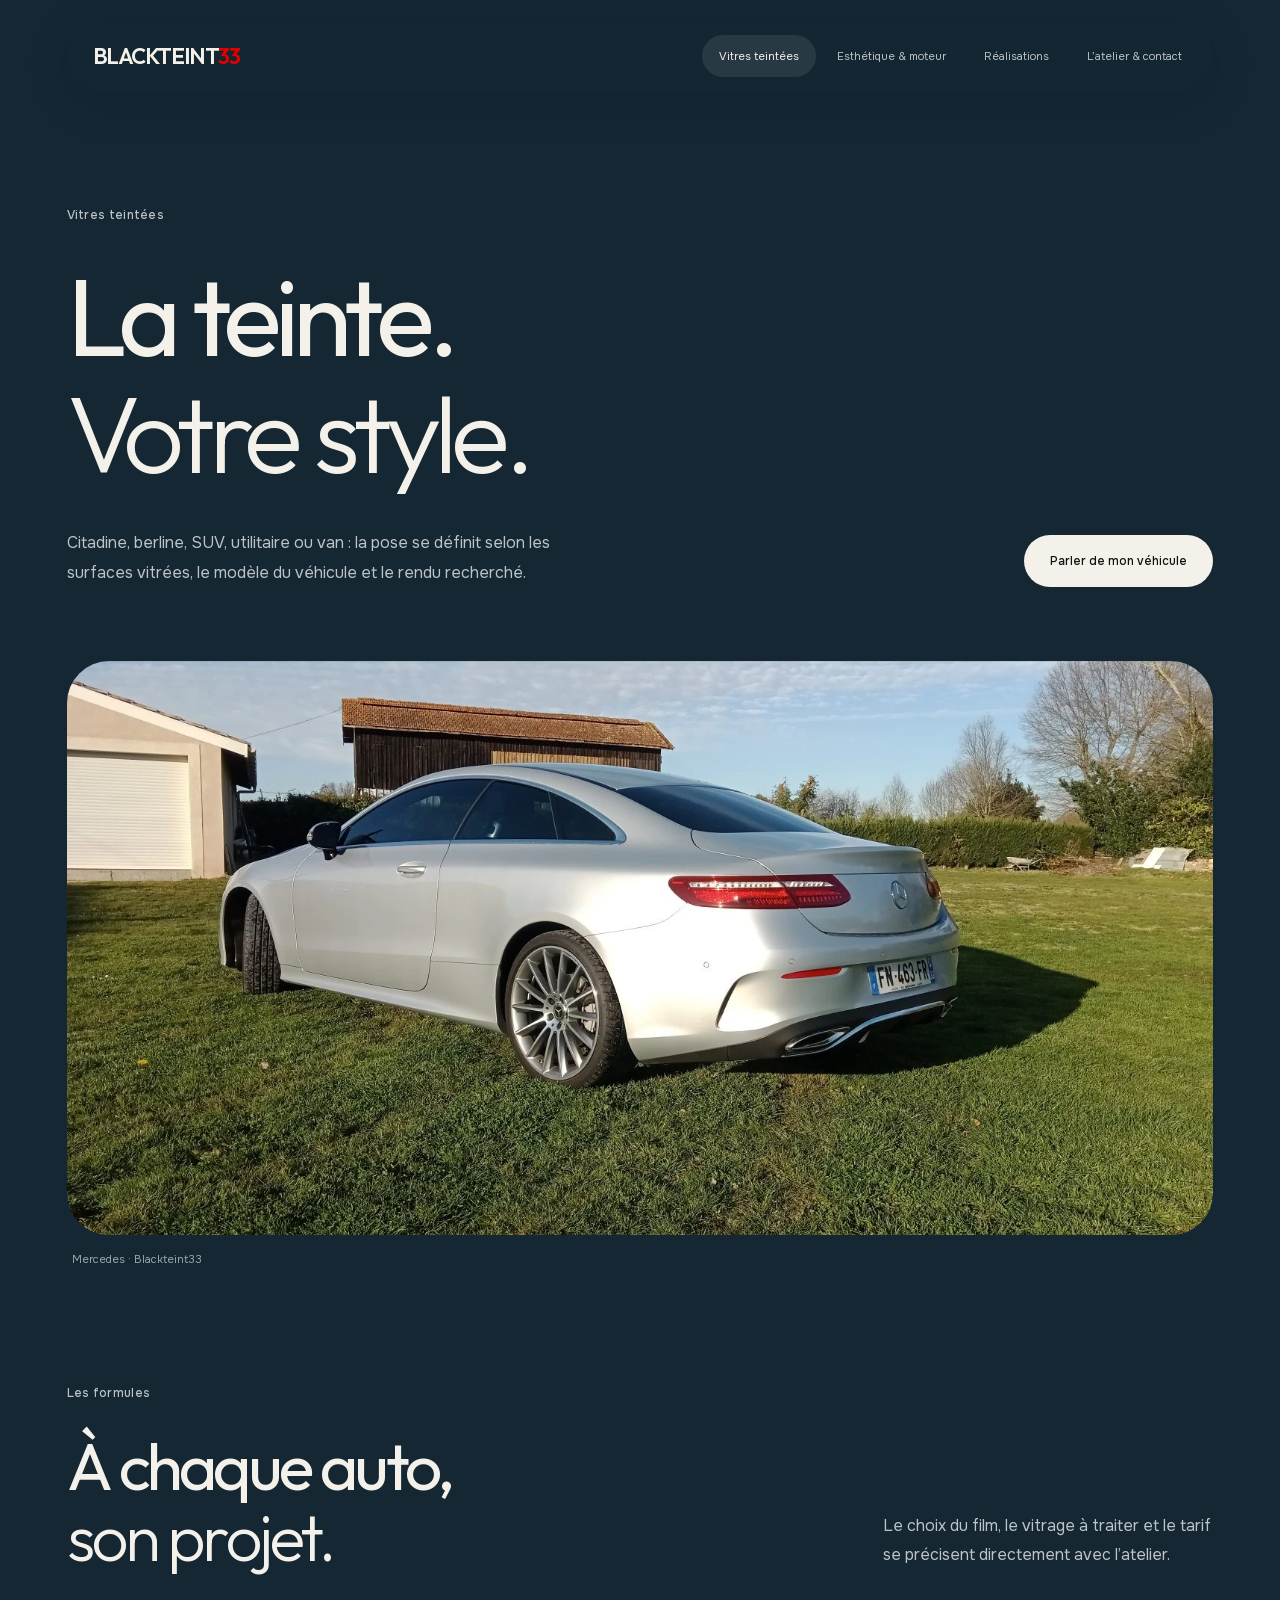
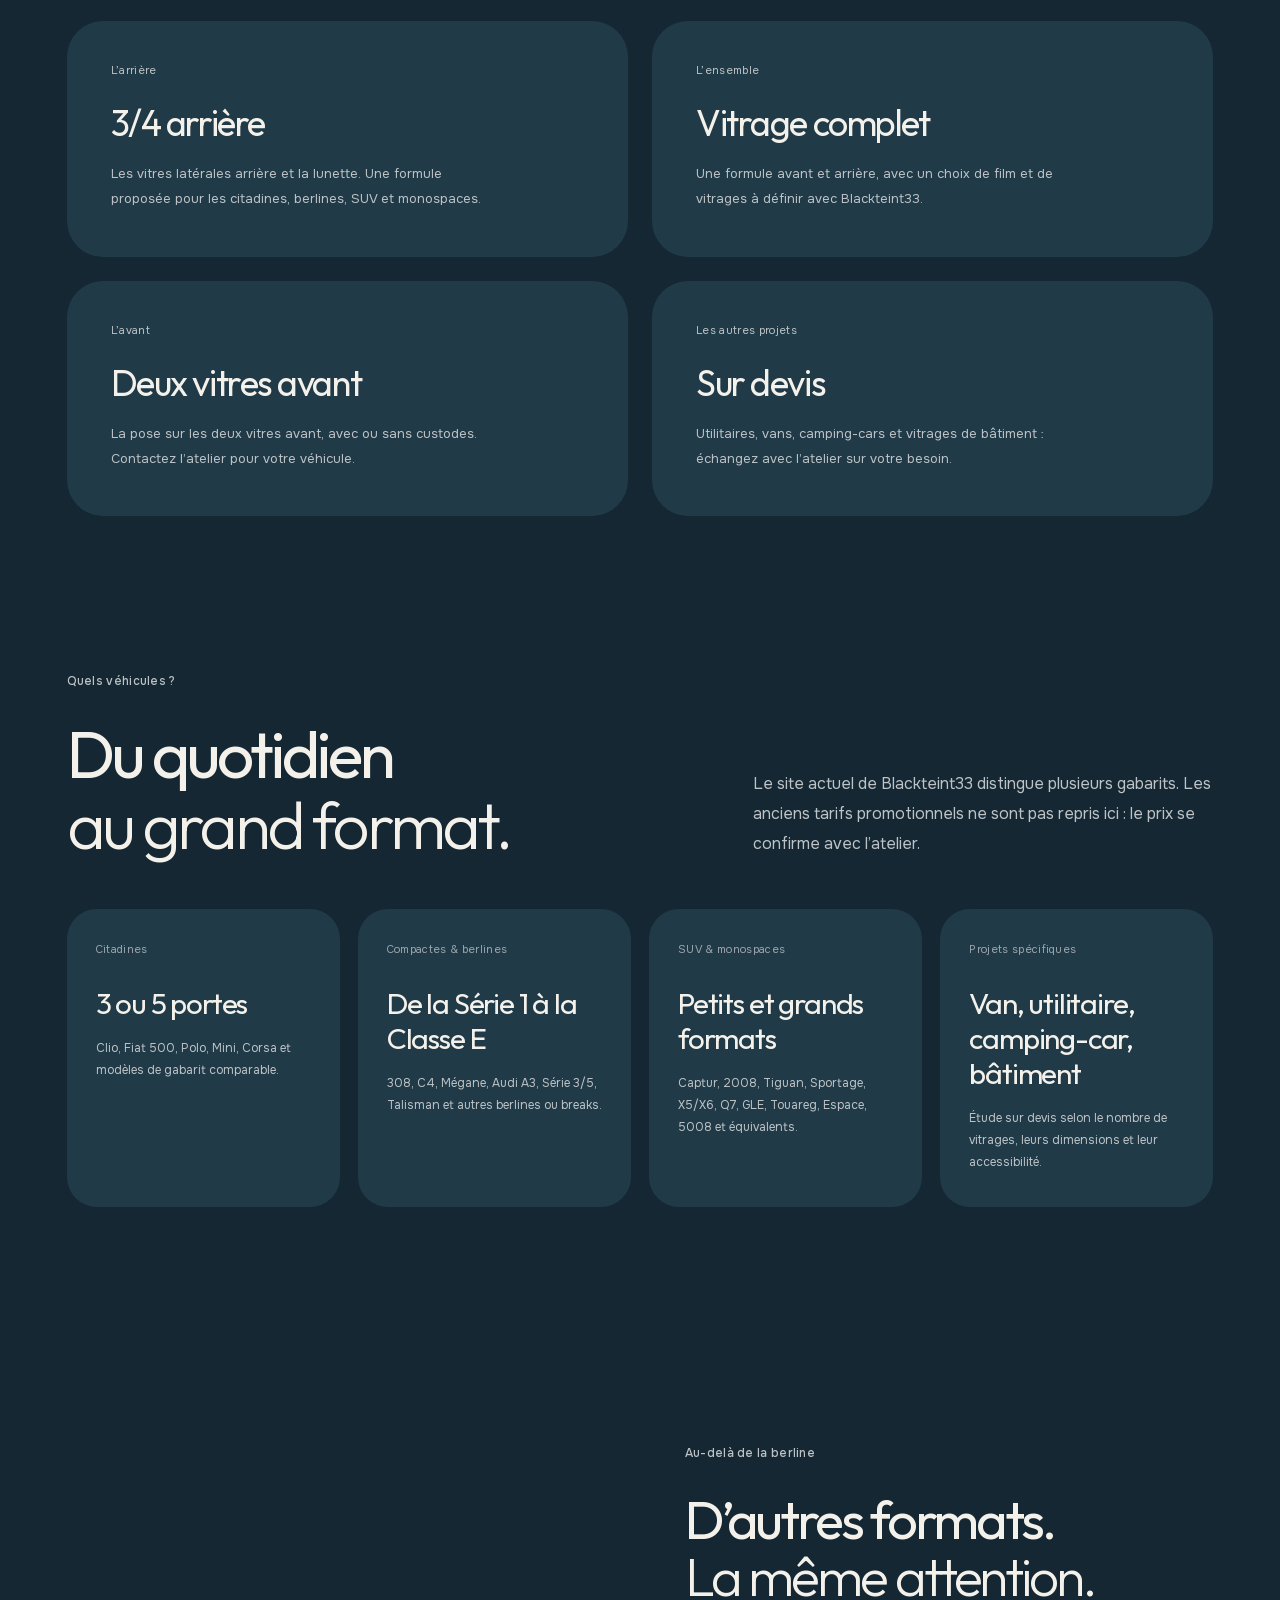
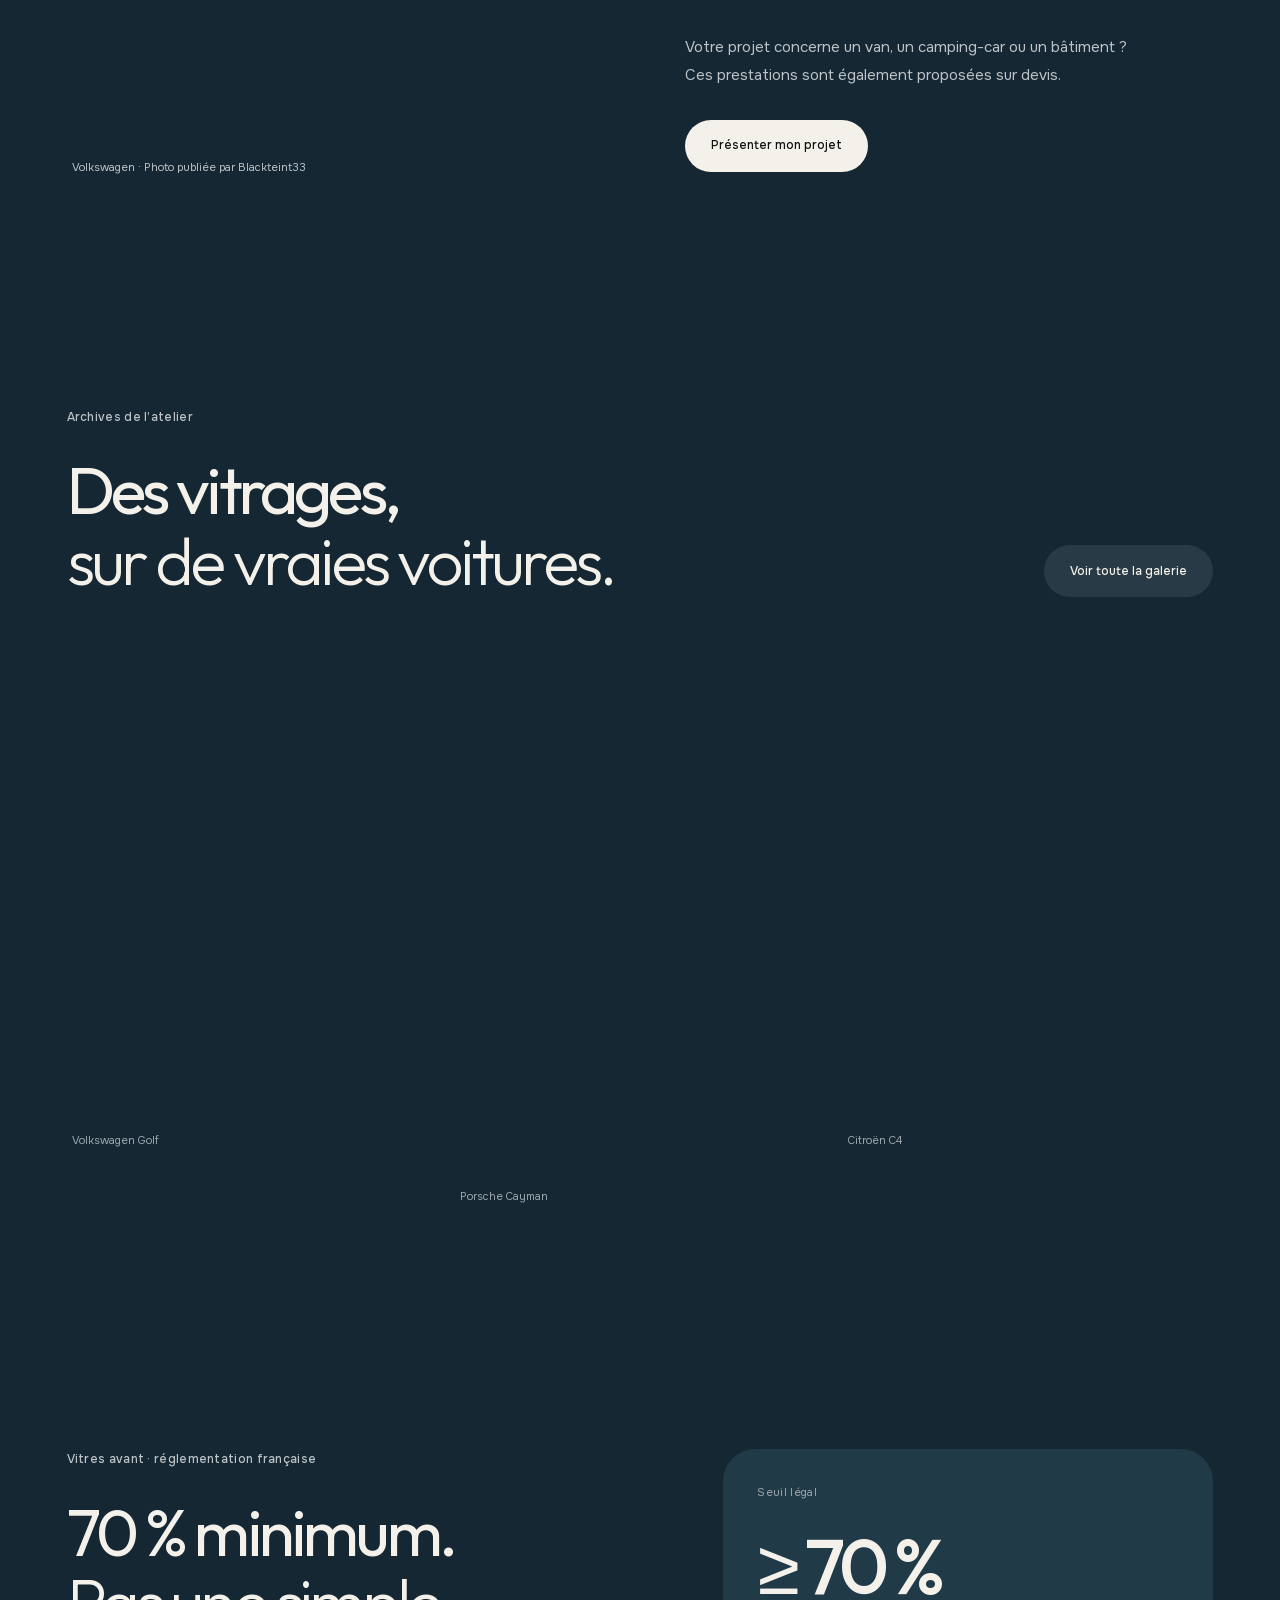
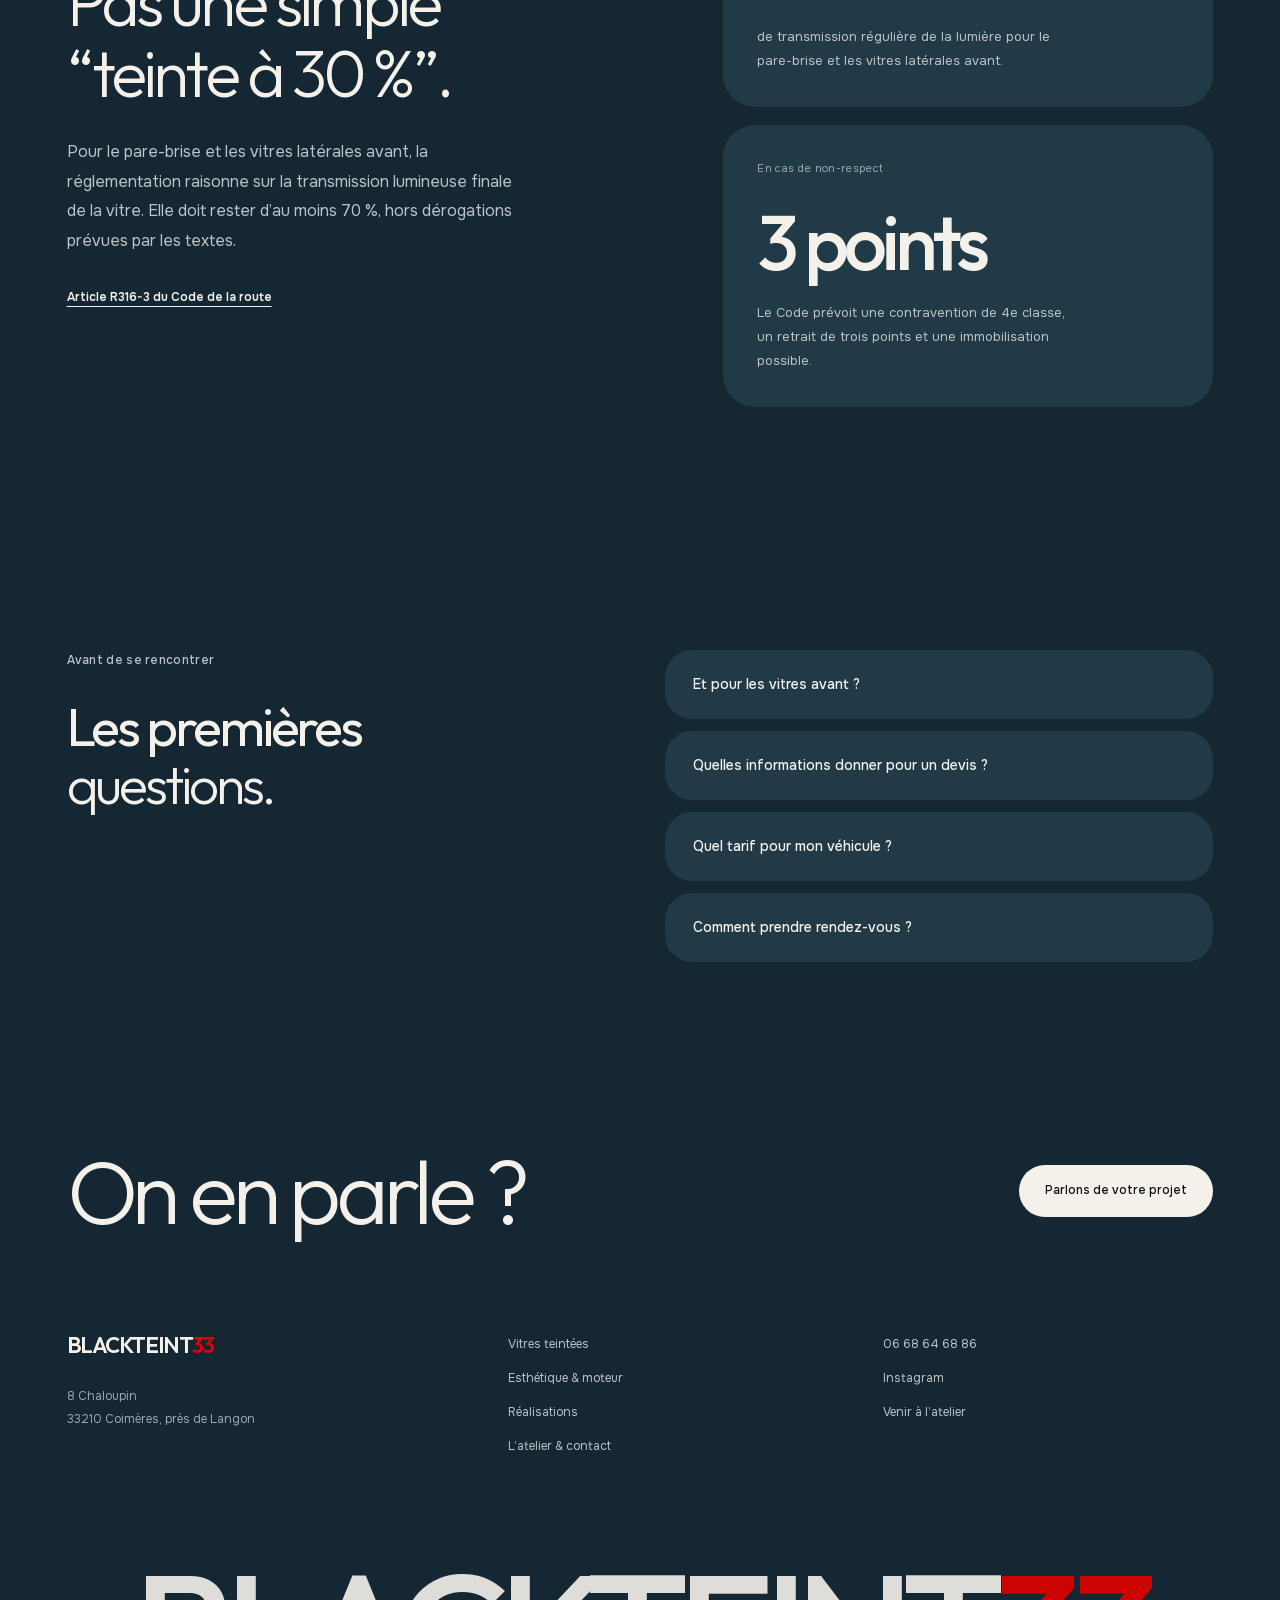
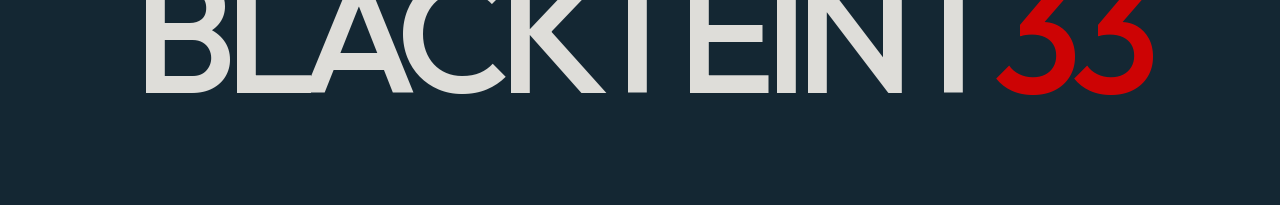
<file: vitres-teintees.html>
<!DOCTYPE html>

<html lang="fr"><head><meta charset="utf-8"/><meta content="width=device-width, initial-scale=1" name="viewport"/><meta content="noindex,nofollow" name="robots"/><meta content="#101112" name="theme-color"/><title>Vitres teintées près de Langon — Blackteint33</title><meta content="Vitres teintées près de Langon : 3/4 arrière, complet, vitres avant, vans, utilitaires, camping-cars et bâtiments sur devis. Réglementation des vitres avant expliquée." name="description"/><script>(function(){try{document.documentElement.classList.add('nav-delayed');window.__btMotionTimer=setTimeout(function(){document.documentElement.classList.remove('motion-pending','nav-delayed');var h=document.querySelector('.site-header');if(h){h.inert=false;h.removeAttribute('aria-hidden')}},4500);if(!matchMedia('(prefers-reduced-motion: reduce)').matches&&'IntersectionObserver' in window&&typeof Element.prototype.animate==='function'){document.documentElement.classList.add('motion-pending')}}catch(e){}})();</script><link as="font" crossorigin="" href="./assets/fonts/outfit-latin.woff2" rel="preload" type="font/woff2"/><link href="./assets/site.css" rel="stylesheet"/><script defer="" src="./assets/site.js"></script></head>
<body data-base-palette="inkblue" data-page="vitres" data-palette="inkblue"><a class="skip-link" href="#contenu">Aller au contenu</a><header class="site-header"><a aria-label="Blackteint33, accueil" class="brand" data-page="home" href="./index.html">BLACKTEINT<span>33</span></a><nav aria-label="Navigation principale" class="desktop-nav"><a aria-current="page" data-page="vitres" href="./vitres-teintees.html">Vitres teintées</a><a data-page="esthetique" href="./esthetique-automobile.html">Esthétique &amp; moteur</a><a data-page="realisations" href="./realisations.html">Réalisations</a><a data-page="contact" href="./contact.html">L’atelier &amp; contact</a></nav><button aria-controls="mobile-menu" aria-expanded="false" class="menu-toggle quiet-button" id="menu-toggle" type="button">Menu</button></header><div class="page-shell"><main id="contenu"><section class="page-intro container" data-palette-step="inkblue"><p class="eyebrow" data-enter="">Vitres teintées</p><h1 class="display" data-delay="80" data-split=""><span class="title-line">La teinte.</span>
<span class="title-line">Votre style.</span>
</h1><div class="intro-tail" data-delay="260" data-enter=""><p class="lead">Citadine, berline, SUV, utilitaire ou van : la pose se définit selon les surfaces vitrées, le modèle du véhicule et le rendu recherché.</p><a class="button button-cream" data-magnetic="" data-page="contact" href="./contact.html">Parler de mon véhicule</a></div></section><div class="container intro-photo"><figure class="photo-scene" data-photo=""><div class="photo-drift"><div class="image-window"><img alt="Mercedes argentée, vitrage latéral teinté." decoding="async" height="768" loading="eager" src="./assets/vitrage-mercedes.webp" width="1536"/></div></div><figcaption>Mercedes · Blackteint33</figcaption></figure></div><section class="section container" data-palette-step="ice"><div class="section-heading"><div><p class="eyebrow" data-enter="">Les formules</p><h2 class="display" data-delay="0" data-split=""><span class="title-line">À chaque auto,</span>
<span class="title-line">son projet.</span>
</h2></div><p class="lead narrow" data-enter="">Le choix du film, le vitrage à traiter et le tarif se précisent directement avec l’atelier.</p></div><div class="offering-grid">
<article class="offering" data-enter=""><p class="small-label">L’arrière</p><h3>3/4 arrière</h3><p>Les vitres latérales arrière et la lunette. Une formule proposée pour les citadines, berlines, SUV et monospaces.</p></article>
<article class="offering" data-delay="80" data-enter=""><p class="small-label">L’ensemble</p><h3>Vitrage complet</h3><p>Une formule avant et arrière, avec un choix de film et de vitrages à définir avec Blackteint33.</p></article>
<article class="offering" data-enter=""><p class="small-label">L’avant</p><h3>Deux vitres avant</h3><p>La pose sur les deux vitres avant, avec ou sans custodes. Contactez l’atelier pour votre véhicule.</p></article>
<article class="offering" data-delay="80" data-enter=""><p class="small-label">Les autres projets</p><h3>Sur devis</h3><p>Utilitaires, vans, camping-cars et vitrages de bâtiment : échangez avec l’atelier sur votre besoin.</p></article></div></section>

<section class="section container vehicle-guide" data-palette-step="ice">
<div class="section-heading"><div><p class="eyebrow" data-enter="">Quels véhicules ?</p><h2 class="display" data-split=""><span class="title-line">Du quotidien</span><span class="title-line">au grand format.</span></h2></div><p class="lead" data-enter="">Le site actuel de Blackteint33 distingue plusieurs gabarits. Les anciens tarifs promotionnels ne sont pas repris ici : le prix se confirme avec l’atelier.</p></div>
<div class="detail-grid vehicle-grid">
<article class="detail-card" data-enter=""><span class="small-label">Citadines</span><h3>3 ou 5 portes</h3><p>Clio, Fiat 500, Polo, Mini, Corsa et modèles de gabarit comparable.</p></article>
<article class="detail-card" data-delay="50" data-enter=""><span class="small-label">Compactes &amp; berlines</span><h3>De la Série 1 à la Classe E</h3><p>308, C4, Mégane, Audi A3, Série 3/5, Talisman et autres berlines ou breaks.</p></article>
<article class="detail-card" data-delay="100" data-enter=""><span class="small-label">SUV &amp; monospaces</span><h3>Petits et grands formats</h3><p>Captur, 2008, Tiguan, Sportage, X5/X6, Q7, GLE, Touareg, Espace, 5008 et équivalents.</p></article>
<article class="detail-card" data-delay="150" data-enter=""><span class="small-label">Projets spécifiques</span><h3>Van, utilitaire, camping-car, bâtiment</h3><p>Étude sur devis selon le nombre de vitrages, leurs dimensions et leur accessibilité.</p></article>
</div>
</section>
<section class="section soft-section" data-palette-step="inkblue"><div class="container editorial"><figure class="photo-scene" data-photo=""><div class="photo-drift"><div class="image-window"><img alt="Volkswagen utilitaire gris aux vitres latérales teintées." decoding="async" height="865" loading="lazy" src="./assets/realisation-van.webp" width="1536"/></div></div><figcaption>Volkswagen · Photo publiée par Blackteint33</figcaption></figure><div><p class="eyebrow" data-enter="">Au-delà de la berline</p><h2 class="display" data-delay="0" data-split=""><span class="title-line">D’autres formats.</span>
<span class="title-line">La même attention.</span>
</h2><p class="lead" data-enter="">Votre projet concerne un van, un camping-car ou un bâtiment ? Ces prestations sont également proposées sur devis.</p><div data-enter=""><a class="button button-ink" data-magnetic="" data-page="contact" href="./contact.html">Présenter mon projet</a></div></div></div></section>

<section class="section container glazing-archive" data-palette-step="ice">
<div class="section-heading"><div><p class="eyebrow" data-enter="">Archives de l’atelier</p><h2 class="display" data-split=""><span class="title-line">Des vitrages,</span><span class="title-line">sur de vraies voitures.</span></h2></div><a class="button button-muted" data-magnetic="" data-page="realisations" href="./realisations.html">Voir toute la galerie</a></div>
<div class="photo-ribbon photo-ribbon-three">
<figure class="photo-scene" data-photo=""><div class="photo-drift"><div class="image-window"><img alt="Volkswagen Golf blanche aux vitres teintées." decoding="async" height="901" loading="lazy" src="./assets/realisation-golf.webp" width="1600"/></div></div><figcaption>Volkswagen Golf</figcaption></figure>
<figure class="photo-scene" data-photo=""><div class="photo-drift"><div class="image-window"><img alt="Porsche Cayman noire photographiée par Blackteint33." decoding="async" height="768" loading="lazy" src="./assets/realisation-porsche.webp" width="1536"/></div></div><figcaption>Porsche Cayman</figcaption></figure>
<figure class="photo-scene" data-photo=""><div class="photo-drift"><div class="image-window"><img alt="Citroën C4 rouge photographiée dans l’atelier." decoding="async" height="721" loading="lazy" src="./assets/realisation-c4.webp" width="1280"/></div></div><figcaption>Citroën C4</figcaption></figure>
</div>
</section>
<section class="section regulation-section" data-palette-step="inkblue" id="reglementation">
<div class="container regulation-layout">
<div><p class="eyebrow" data-enter="">Vitres avant · réglementation française</p><h2 class="display" data-split=""><span class="title-line">70 % minimum.</span><span class="title-line">Pas une simple “teinte à 30 %”.</span></h2><p class="lead" data-enter="">Pour le pare-brise et les vitres latérales avant, la réglementation raisonne sur la transmission lumineuse finale de la vitre. Elle doit rester d’au moins 70 %, hors dérogations prévues par les textes.</p><a class="source-link" data-enter="" href="https://www.legifrance.gouv.fr/codes/article_lc/LEGIARTI000032401379" rel="noopener noreferrer" target="_blank">Article R316-3 du Code de la route<span class="sr-only">, nouvel onglet</span></a></div>
<div class="regulation-facts">
<article class="regulation-fact" data-enter=""><span class="small-label">Seuil légal</span><strong>≥ 70 %</strong><p>de transmission régulière de la lumière pour le pare-brise et les vitres latérales avant.</p></article>
<article class="regulation-fact" data-delay="70" data-enter=""><span class="small-label">En cas de non-respect</span><strong>3 points</strong><p>Le Code prévoit une contravention de 4e classe, un retrait de trois points et une immobilisation possible.</p></article>
</div>
</div>
</section>
<section class="section container faq-section" data-palette-step="ice"><div><p class="eyebrow" data-enter="">Avant de se rencontrer</p><h2 class="display" data-delay="0" data-split=""><span class="title-line">Les premières</span>
<span class="title-line">questions.</span>
</h2></div><div class="faq-list" data-enter=""><details><summary>Et pour les vitres avant ?</summary><div class="answer"><p>La transparence finale du pare-brise et des vitres latérales avant doit rester d’au moins 70 %. Le bon choix dépend donc aussi du vitrage d’origine ; Blackteint33 peut vous renseigner sur la configuration à envisager.</p></div></details><details><summary>Quelles informations donner pour un devis ?</summary><div class="answer"><p>Le modèle du véhicule, le vitrage à traiter et la prestation souhaitée. Un appel à l’atelier permet de préciser votre demande.</p></div></details><details><summary>Quel tarif pour mon véhicule ?</summary><div class="answer"><p>Contactez Blackteint33 pour connaître le tarif correspondant à votre véhicule et à la formule choisie.</p></div></details><details><summary>Comment prendre rendez-vous ?</summary><div class="answer"><p>Appelez le <a href="tel:+33668646886">06 68 64 68 86</a> pour échanger sur la prestation et convenir d’un créneau.</p></div></details></div></section></main><footer class="footer" data-palette-step="inkblue"><div class="container"><div class="footer-invite"><h2 class="display" data-delay="0" data-split=""><span class="title-line">On en parle ?</span>
</h2><div data-enter=""><a class="button button-cream" data-magnetic="" data-page="contact" href="./contact.html">Parlons de votre projet</a></div></div><div class="footer-meta" data-enter=""><div><a aria-label="Blackteint33, accueil" class="brand" data-page="home" href="./index.html">BLACKTEINT<span>33</span></a><p>8 Chaloupin<br/>33210 Coimères, près de Langon</p></div><nav aria-label="Navigation de pied de page"><a aria-current="page" data-page="vitres" href="./vitres-teintees.html">Vitres teintées</a><a data-page="esthetique" href="./esthetique-automobile.html">Esthétique &amp; moteur</a><a data-page="realisations" href="./realisations.html">Réalisations</a><a data-page="contact" href="./contact.html">L’atelier &amp; contact</a></nav><div class="footer-social"><a href="tel:+33668646886">06 68 64 68 86</a><a href="https://www.instagram.com/blackteint33/" rel="noopener noreferrer" target="_blank">Instagram<span class="sr-only">, nouvel onglet</span></a><a href="https://www.google.com/maps/search/?api=1&amp;query=8%20Chaloupin%2C%2033210%20Coim%C3%A8res" rel="noopener noreferrer" target="_blank">Venir à l’atelier<span class="sr-only">, nouvel onglet</span></a></div></div><p aria-hidden="true" class="footer-signature" data-enter="">BLACKTEINT<span>33</span></p><div class="footer-bottom" data-enter=""><p>Une proposition de <a href="https://cleardesign.fr/" rel="noopener noreferrer" target="_blank">Clear Design<span class="sr-only">, nouvel onglet</span></a></p></div></div></footer></div><dialog aria-label="Navigation principale" class="mobile-menu" id="mobile-menu"><div class="menu-top"><a class="brand" data-page="home" href="./index.html">BLACKTEINT<span>33</span></a><button class="quiet-button" id="menu-close" type="button">Fermer</button></div><nav aria-label="Navigation mobile"><a data-page="home" href="./index.html">Accueil</a><a aria-current="page" data-page="vitres" href="./vitres-teintees.html">Vitres teintées</a><a data-page="esthetique" href="./esthetique-automobile.html">Esthétique &amp; moteur</a><a data-page="realisations" href="./realisations.html">Réalisations</a><a data-page="contact" href="./contact.html">L’atelier &amp; contact</a></nav><div class="menu-bottom"><a href="tel:+33668646886">06 68 64 68 86</a><p>Coimères, Gironde</p></div></dialog><dialog aria-labelledby="lightbox-caption" class="lightbox" id="lightbox"><div class="lightbox-top"><span class="small-label" id="lightbox-count"></span><button class="quiet-button" id="lightbox-close" type="button">Fermer la photo</button></div><figure><img alt="" id="lightbox-image"/><figcaption id="lightbox-caption"></figcaption></figure><div class="lightbox-navigation"><button class="quiet-button" id="lightbox-prev" type="button">Précédente</button><button class="quiet-button" id="lightbox-next" type="button">Suivante</button></div></dialog></body></html>
</file>
<file: assets/site.css>
@font-face{font-family:Outfit;src:url('./fonts/outfit-latin.woff2') format('woff2');font-weight:300 700;font-style:normal;font-display:swap}
@font-face{font-family:Onest;src:url('./fonts/onest-latin.woff2') format('woff2');font-weight:400 700;font-style:normal;font-display:swap}
:root{--ink:#101112;--surface:#191b1d;--cream:#f4f1eb;--muted:#aaaeb0;--red:#e20000;--gutter:clamp(22px,5.2vw,88px);--radius:34px;--display:Outfit,Arial,sans-serif;--body:Onest,Arial,sans-serif;--ease:cubic-bezier(.22,.72,.16,1)}
*{box-sizing:border-box}
html{scroll-behavior:smooth;scroll-padding-top:130px}
body{margin:0;background:var(--ink);color:var(--cream);font:400 15px/1.75 var(--body);-webkit-font-smoothing:antialiased}
body.dialog-open{overflow:hidden}
button,input,textarea{font:inherit}
a{color:inherit;text-decoration:none}
button{color:inherit;border:0;cursor:pointer}
a,button,summary{-webkit-tap-highlight-color:transparent;touch-action:manipulation}
button,figure,h1,h2,h3,p{margin:0}
img{display:block;width:100%;max-width:100%;height:auto}
[hidden]{display:none!important}
::selection{background:var(--red);color:#fff}
a:focus-visible,button:focus-visible,summary:focus-visible{outline:3px solid transparent;box-shadow:0 0 0 7px rgba(226,0,0,.3);border-radius:24px}
.sr-only{position:absolute;width:1px;height:1px;padding:0;margin:-1px;overflow:hidden;clip:rect(0,0,0,0);white-space:nowrap}
.skip-link{position:fixed;top:12px;left:12px;z-index:1000;background:var(--cream);color:var(--ink);padding:12px 24px;border-radius:30px;transform:translateY(-150%)}
.skip-link:focus{transform:none}
.container{width:100%;max-width:1560px;padding-inline:var(--gutter);margin-inline:auto}
.section{padding-block:clamp(86px,9vw,144px)}
.display{font-family:var(--display);font-weight:400;letter-spacing:-.058em;line-height:1.075;text-wrap:balance}
h1.display{font-size:clamp(64px,8.5vw,132px)}
h2.display{font-size:clamp(42px,5.15vw,80px)}
.title-line{display:block}
.title-line:last-child{font-weight:300}
.word-clip{display:inline-block;vertical-align:top;overflow:clip;overflow-clip-margin:.12em;padding:.07em .025em .12em;margin:-.07em -.025em -.12em}
.motion-word{display:inline-block;transform-origin:0 100%}
.eyebrow{font-size:12px;font-weight:500;letter-spacing:.025em;color:#b4b8ba;margin-bottom:27px}
.small-label{font-size:11px;letter-spacing:.03em;color:var(--muted)}
.lead{font-size:16px;line-height:1.85;color:#b9bec1;max-width:46ch}
.support-copy{font-size:13px;line-height:1.9;max-width:47ch;color:#91989c}
.narrow{max-width:33ch}
.button,.quiet-button,.filter-button{display:inline-flex;align-items:center;justify-content:center;gap:12px;border-radius:999px;min-height:52px;padding:16px 26px;font-size:12px;font-weight:500;line-height:1.4;transition:background .25s,color .25s,box-shadow .25s;position:relative}
.button{will-change:auto}
.button-cream{background:var(--cream);color:var(--ink)}
.button-cream:hover{background:#fff}
.button-glass{background:rgba(255,255,255,.11);color:var(--cream);backdrop-filter:blur(10px);-webkit-backdrop-filter:blur(10px)}
.button-glass:hover{background:rgba(255,255,255,.19)}
.button-muted,.quiet-button{background:rgba(255,255,255,.075);color:var(--cream)}
.button-muted:hover,.quiet-button:hover{background:rgba(255,255,255,.14)}
.button-ink{background:var(--ink);color:var(--cream)}
.button-ink:hover{background:#2c2d2e}
.soft-link{display:inline-block;font-size:12px;color:#aeb3b6;margin-top:19px;transition:color .2s,transform .3s}
.feature-link:hover .soft-link{color:#fff;transform:translateX(5px)}
.site-header{position:fixed;z-index:30;inset:20px var(--gutter) auto;display:flex;align-items:center;justify-content:space-between;gap:24px;min-height:72px;padding:12px 14px 12px 26px;border-radius:999px;background:rgba(16,17,18,.76);backdrop-filter:blur(22px);-webkit-backdrop-filter:blur(22px);box-shadow:0 10px 48px rgba(0,0,0,.1)}
.brand{font-family:var(--display);font-size:22px;font-weight:600;line-height:1;letter-spacing:-.065em;white-space:nowrap}
.brand span{color:var(--red)}
.desktop-nav{display:flex;align-items:center;gap:4px}
.desktop-nav a{font-size:11px;padding:13px 17px;border-radius:999px;line-height:1.5;transition:background .2s,color .2s;color:#c5c9cb}
.desktop-nav a:hover{background:rgba(255,255,255,.055);color:white}
.desktop-nav a[aria-current=page]{background:rgba(255,255,255,.115);color:var(--cream)}
.menu-toggle{display:none;min-height:42px;padding:12px 23px;font-size:11px}
.hero{position:relative;isolation:isolate;display:flex;flex-direction:column;justify-content:flex-end;min-height:100svh;background:#10202c}
.hero-media,.hero-shade{position:absolute;inset:0;z-index:-2;overflow:hidden}
.hero-poster,.hero-video{position:absolute;inset:0;width:100%;height:100%;object-fit:cover;object-position:68% 42%}
.hero-video{opacity:0;transition:opacity .45s}
.hero.has-video .hero-video{opacity:1}
.hero-shade{z-index:-1;background:linear-gradient(90deg,rgba(6,11,16,.68),rgba(6,11,16,.12) 65%,transparent),linear-gradient(0deg,#101112,rgba(16,17,18,.08) 65%,rgba(16,17,18,.14))}
.hero-copy{padding-top:195px;padding-bottom:56px}
.hero-copy .eyebrow{color:#d2d6d8;margin-bottom:28px}
.hero h1{font-size:clamp(76px,9.8vw,152px);max-width:850px;letter-spacing:-.06em;line-height:1.03}
.hero-description{font-size:15px;line-height:1.75;color:#d1d7dc;margin-top:29px}
.hero-actions{display:flex;flex-wrap:wrap;gap:12px;margin-top:31px}
.hero-bottom{display:flex;align-items:center;justify-content:space-between;gap:25px;padding-bottom:26px}
.scroll-invitation{font-size:10px;color:#bdc1c4;padding:12px 0;letter-spacing:.03em}
.video-control{font-size:10px;min-height:40px;padding:11px 18px;background:rgba(255,255,255,.085)}
.manifesto{max-width:850px;margin-bottom:84px}
.manifesto .lead{margin-top:31px;max-width:52ch}
.service-duo{display:grid;grid-template-columns:minmax(0,1.06fr) minmax(0,1fr);gap:clamp(34px,7vw,112px)}
.offset-feature{margin-top:135px}
.feature-copy{padding:29px 7px 0}
.feature-copy .eyebrow{margin-bottom:12px}
.feature-copy h3{font:400 clamp(27px,3vw,46px)/1.2 var(--display);letter-spacing:-.035em}
.feature-link{display:block}
.photo-scene{min-width:0;position:relative}
.photo-drift{transform-origin:50% 60%;will-change:auto}
.image-window{position:relative;overflow:hidden;border-radius:var(--radius);background:#202326;isolation:isolate}
.image-window>a{display:block}
.image-window img{transition:transform 1s var(--ease);transform-origin:center}
.feature-link:hover .image-window img,.image-window>a:hover img{transform:scale(1.025)}
.photo-scene figcaption{margin:24px 5px 0;font-size:11px;line-height:1.6;color:#9ba3a8}
.section-heading{display:flex;justify-content:space-between;align-items:flex-end;gap:45px;margin-bottom:48px}
.section-heading .lead{margin-bottom:3px}
.home-gallery{padding-top:25px}
.home-gallery .wide-scene{margin-top:10px}
.page-intro{padding-top:205px;padding-bottom:66px}
.page-intro .display{max-width:1120px}
.page-intro .eyebrow{margin-bottom:32px}
.intro-tail{display:flex;justify-content:space-between;align-items:flex-end;gap:36px;margin-top:36px}
.intro-tail .lead{max-width:49ch}
.intro-photo .image-window{border-radius:42px}
.offering-grid{display:grid;grid-template-columns:repeat(2,minmax(0,1fr));gap:24px}
.offering{border-radius:36px;background:var(--surface);padding:40px 44px 45px;min-width:0}
.offering .small-label{margin-bottom:21px;color:#8e969a}
.offering h3{font:400 clamp(26px,2.8vw,41px)/1.2 var(--display);letter-spacing:-.04em;margin-bottom:18px}
.offering>p:last-child{font-size:13px;line-height:1.9;color:#a4acb1;max-width:43ch}
.soft-section{background:var(--cream);color:var(--ink);border-radius:60px;margin-inline:clamp(12px,2.25vw,36px)}
.soft-section .eyebrow{color:#626869}
.soft-section .lead{color:#555d60}
.soft-section .support-copy{color:#687073}
.soft-section figcaption{color:#757c7f}
.editorial{display:grid;grid-template-columns:repeat(2,minmax(0,1fr));gap:clamp(45px,7vw,112px);align-items:center}
.editorial .display{font-size:clamp(36px,4.2vw,65px)}
.editorial .lead{font-size:15px;margin-top:28px}
.editorial .support-copy{margin-top:18px}
.editorial .button{margin-top:30px}
.faq-section{display:grid;grid-template-columns:1fr 1.08fr;gap:90px;align-items:start}
.faq-section .display{font-size:clamp(36px,4.2vw,64px)}
.faq-list{display:flex;flex-direction:column;gap:12px}
.faq-list details{background:var(--surface);border-radius:27px;overflow:hidden}
.faq-list summary{list-style:none;padding:24px 28px;font-size:14px;line-height:1.5;cursor:pointer;font-weight:500}
.faq-list summary::-webkit-details-marker{display:none}
.faq-list details[open]{background:#202326}
.answer{overflow:hidden}
.answer p{padding:0 28px 26px;color:#aab1b6;font-size:13px;line-height:1.85;max-width:50ch}
.answer a{color:var(--cream)}
.care-intro{padding-bottom:112px;align-items:start}
.care-intro>div{padding-top:45px}
.care-pair{display:grid;grid-template-columns:repeat(2,minmax(0,1fr));gap:clamp(60px,10vw,160px)}
.care-pair .display{font-size:clamp(40px,4.9vw,75px)}
.care-pair .lead{margin-top:28px;font-size:15px}
.care-pair .support-copy{margin-top:20px;font-size:13px}
.gallery-section{padding-top:0;padding-bottom:90px}
.gallery-filters{display:flex;gap:10px;flex-wrap:wrap;margin:0 0 56px}
.filter-button{background:var(--surface);color:#a7afb3;min-height:44px;padding:13px 24px;font-size:11px}
.filter-button[aria-pressed=true]{background:var(--cream);color:var(--ink)}
.filter-button:hover:not([aria-pressed=true]){background:#282b2e;color:var(--cream)}
.filter-button:disabled{cursor:wait}
.gallery-grid{display:grid;grid-template-columns:minmax(0,1.08fr) minmax(0,1fr);gap:65px 7%;align-items:start}
.gallery-item:nth-child(even){margin-top:94px}
.gallery-item figcaption{font-size:13px;color:#c9cecf;margin-top:25px}
.photo-open{position:absolute;right:18px;bottom:18px;padding:10px 20px;background:var(--cream);color:var(--ink);border-radius:999px;font-size:10px;transition:transform .4s var(--ease)}
.image-window>a:hover .photo-open{transform:translateY(-4px)}
.gallery-outro{margin-top:80px;display:flex;justify-content:space-between;align-items:center;gap:30px}
.gallery-outro p{font-size:14px;color:#aeb5ba}
.contact-grid{display:grid;grid-template-columns:repeat(2,minmax(0,1fr));gap:24px}
.contact-tile{background:var(--surface);border-radius:36px;padding:38px 40px 32px;display:flex;align-items:flex-start;flex-direction:column;min-height:230px;transition:background .3s,transform .5s var(--ease)}
.contact-tile:hover{transform:translateY(-6px);background:#202427}
.contact-tile .small-label{margin-bottom:24px}
.contact-number,.contact-handle{font:400 clamp(27px,3.7vw,55px)/1.2 var(--display);letter-spacing:-.04em}
.tile-action{margin-top:32px;font-size:11px;color:#aeb6bb}
.phone-tile{background:var(--cream);color:var(--ink)}
.phone-tile:hover{background:white}
.phone-tile .small-label,.phone-tile .tile-action{color:#586165}
.contact-editorial{padding-top:130px}
.contact-editorial address{font:400 24px/1.6 var(--display);letter-spacing:-.025em;margin-top:28px}
.contact-editorial .lead{font-size:14px;max-width:37ch}
.footer{padding-top:65px;padding-bottom:28px;background:radial-gradient(ellipse at 90% 45%,rgba(72,43,38,.13),transparent 65%)}
.footer-invite{display:flex;align-items:center;justify-content:space-between;gap:50px;margin-bottom:95px}
.footer-invite .display{font-size:clamp(46px,7vw,108px)}
.footer-meta{display:grid;grid-template-columns:1.2fr 1fr 1fr;gap:45px;align-items:start}
.footer-meta p{font-size:12px;line-height:1.9;color:#858f95;margin-top:24px}
.footer-meta nav,.footer-social{display:flex;flex-direction:column;align-items:flex-start;gap:13px;font-size:12px;color:#b6bec3}
.footer-meta a:hover{color:var(--cream)}
.footer-signature{font:500 clamp(36px,13vw,193px)/1.2 var(--display);letter-spacing:-.075em;text-align:center;white-space:nowrap;margin-top:75px;color:#e3e2df;opacity:.9}
.footer-signature>span{color:var(--red)}
.footer-bottom{display:flex;justify-content:space-between;align-items:flex-end;gap:25px;padding-top:30px;font-size:9px;color:#6f787e}
.footer-bottom a{color:#bfc6ca}
.footer-bottom p:last-child{text-align:right;max-width:58ch;font-size:8px}
.mobile-menu,.lightbox{border:0;padding:0;color:var(--cream);background:var(--ink)}
.mobile-menu::backdrop,.lightbox::backdrop{background:rgba(5,7,9,.85);backdrop-filter:blur(8px)}
.mobile-menu{width:100%;height:100dvh;max-height:none;max-width:none;margin:0;padding:30px var(--gutter);overflow-y:auto}
.menu-top{display:flex;align-items:center;justify-content:space-between;gap:24px}
.menu-top .quiet-button{min-height:44px;padding:12px 24px}
.mobile-menu nav{display:flex;flex-direction:column;align-items:flex-start;gap:17px;margin-block:clamp(50px,11vh,120px) 50px}
.mobile-menu nav>a{font:400 clamp(26px,6vw,48px)/1.25 var(--display);letter-spacing:-.05em;color:#989fa4}
.mobile-menu nav>a[aria-current=page],.mobile-menu nav>a:hover{color:var(--cream)}
.menu-bottom{display:flex;justify-content:space-between;gap:20px;flex-wrap:wrap;font-size:13px;color:#b4bdc3}
.menu-bottom p{font-size:11px;color:#6d777e}
.lightbox{width:min(1260px,calc(100vw - 40px));max-width:none;max-height:calc(100dvh - 36px);padding:15px 26px 22px;border-radius:28px;overflow:auto;background:#16191b}
.lightbox-top{display:flex;align-items:center;justify-content:space-between;gap:20px;margin-bottom:18px}
.lightbox-top .quiet-button{min-height:40px;font-size:11px;padding:11px 20px}
.lightbox figure>img{width:auto;height:auto;max-width:100%;max-height:calc(100dvh - 230px);margin-inline:auto;object-fit:contain;border-radius:16px}
.lightbox figcaption{text-align:center;font-size:12px;color:#b0bac0;margin-top:20px}
.lightbox-navigation{display:flex;justify-content:center;gap:12px;margin-top:18px}
.lightbox-navigation button{font-size:10px;min-height:40px;padding:12px 22px}
@media(min-width:1750px){.site-header{max-width:1390px;inset-inline:0;margin-inline:auto}}
@media(max-width:1100px){.site-header{padding-left:23px;gap:12px}.brand{font-size:20px}.desktop-nav a{padding:12px 11px;font-size:10px}.editorial{gap:45px}.intro-tail{align-items:flex-start}.offering{padding:33px}.faq-section{gap:50px}.gallery-grid{column-gap:5%}.footer-signature{font-size:13vw}.contact-tile{padding:31px}.contact-number,.contact-handle{font-size:clamp(27px,3.7vw,43px)}}
@media(max-width:850px){.site-header{inset:15px 22px auto;min-height:65px;padding:11px 12px 11px 22px;flex-wrap:wrap}.desktop-nav{flex-wrap:wrap;gap:1px}.enhanced .desktop-nav{display:none}.enhanced .menu-toggle{display:inline-flex}.hero-copy{padding-top:180px;padding-bottom:47px}.hero h1{font-size:clamp(74px,11vw,108px)}.hero-actions .button{font-size:11px;padding:15px 22px}.hero-bottom{padding-bottom:22px}.section-heading{align-items:flex-start;gap:28px}.section-heading>.lead{max-width:32ch;font-size:14px}.service-duo{gap:34px}.offset-feature{margin-top:80px}.feature-copy h3{font-size:31px}.page-intro{padding-top:164px}.page-intro h1{font-size:clamp(58px,9.4vw,90px)}.intro-tail{display:block}.intro-tail .button{margin-top:28px}.care-pair{gap:44px}.contact-number,.contact-handle{font-size:31px}.footer-meta{grid-template-columns:1.1fr 1fr;gap:40px}.footer-social{grid-column:1/-1;flex-direction:row;gap:30px;flex-wrap:wrap}.footer-invite{margin-bottom:65px}.footer-invite .display{font-size:clamp(46px,7vw,76px)}}
@media(max-width:600px){:root{--gutter:24px;--radius:25px}html{scroll-padding-top:108px}body{font-size:14px}.site-header{inset:13px 17px auto;min-height:62px;padding:10px 11px 10px 21px}.site-header .brand{font-size:19px}.menu-toggle{min-height:40px;font-size:10px;padding:11px 20px}.eyebrow{font-size:10px;margin-bottom:23px}.small-label{font-size:10px}.hero{min-height:max(690px,100svh)}.hero-poster,.hero-video{object-position:95% 32%}.hero-shade{background:linear-gradient(0deg,#101112,rgba(8,12,17,.2) 83%),linear-gradient(90deg,rgba(8,12,17,.35),transparent)}.hero-copy{padding-top:180px;padding-bottom:40px}.hero h1{font-size:clamp(58px,14.5vw,85px);letter-spacing:-.06em;line-height:1.07}.hero-copy .eyebrow{font-size:9px;margin-bottom:27px}.hero-description{font-size:12px;margin-top:24px;line-height:1.85}.hero-actions{gap:10px;margin-top:28px}.hero-actions .button{font-size:10px;min-height:45px;padding:14px 18px}.hero-bottom{gap:15px;padding-bottom:24px}.scroll-invitation{font-size:9px}.video-control{min-height:38px;font-size:9px;padding:11px 16px}.section{padding-block:76px}.display,h2.display{font-size:clamp(36px,9vw,53px);line-height:1.14;letter-spacing:-.05em}.lead{font-size:13px;line-height:1.9}.support-copy{font-size:12px;line-height:1.9}.button{font-size:11px;padding:15px 22px;min-height:48px}.manifesto{margin-bottom:52px}.manifesto .lead{margin-top:24px}.service-duo{display:block}.offset-feature{margin-top:58px}.feature-copy{padding:24px 4px 0}.feature-copy h3{font-size:29px;line-height:1.18}.feature-copy .eyebrow{font-size:10px;margin-bottom:12px}.soft-link{font-size:11px;margin-top:17px}.photo-scene figcaption{font-size:9px;margin:20px 4px 0;max-width:40ch}.section-heading{display:block;margin-bottom:35px}.section-heading .lead{margin-top:22px;font-size:13px}.section-heading>div:last-child:not(:first-child){margin-top:25px}.home-gallery{padding-top:5px}.page-intro{padding-top:145px;padding-bottom:40px}.page-intro h1{font-size:clamp(45px,11.7vw,67px);line-height:1.09;letter-spacing:-.055em}.page-intro .eyebrow{margin-bottom:25px}.intro-tail{margin-top:27px}.intro-tail .lead{font-size:13px}.intro-tail .button{margin-top:25px}.intro-photo .image-window{border-radius:26px}.offering-grid{grid-template-columns:1fr;gap:16px}.offering{border-radius:29px;padding:28px 27px 31px}.offering .small-label{margin-bottom:18px}.offering h3{font-size:30px;margin-bottom:16px}.offering>p:last-child{font-size:12px}.soft-section{border-radius:35px;margin-inline:10px}.soft-section .container{padding-inline:24px}.editorial{grid-template-columns:1fr;gap:43px}.editorial .display{font-size:clamp(33px,8.6vw,49px)}.editorial .lead{font-size:13px;margin-top:23px}.editorial .support-copy{margin-top:17px}.editorial .button{margin-top:26px}.faq-section{display:block}.faq-section .display{font-size:39px}.faq-list{margin-top:34px;gap:13px}.faq-list summary{padding:21px 23px;font-size:12px}.answer p{font-size:12px;padding:0 23px 23px}.care-intro{padding-bottom:70px;gap:35px}.care-intro>div{padding-top:0}.care-intro .photo-scene{grid-row:1}.care-pair{grid-template-columns:1fr;gap:53px}.care-pair .display{font-size:42px}.care-pair .lead{font-size:13px;margin-top:23px}.care-pair .support-copy{font-size:12px}.gallery-section{padding-bottom:70px}.gallery-filters{gap:8px;margin-bottom:34px}.filter-button{font-size:10px;padding:12px 20px;min-height:42px}.gallery-grid{grid-template-columns:1fr;gap:39px}.gallery-item:nth-child(even){margin-top:0}.gallery-item figcaption{font-size:11px;margin-top:21px}.photo-open{right:12px;bottom:12px;font-size:9px;padding:9px 17px}.gallery-outro{margin-top:48px;display:block}.gallery-outro p{font-size:12px;margin-bottom:21px}.contact-grid{grid-template-columns:1fr;gap:17px}.contact-tile{min-height:195px;border-radius:29px;padding:29px}.contact-tile .small-label{margin-bottom:24px}.contact-number,.contact-handle{font-size:clamp(28px,8.3vw,40px)}.tile-action{font-size:11px;margin-top:27px}.contact-editorial{padding-top:76px}.contact-editorial address{font-size:22px;line-height:1.55;margin-top:25px}.contact-editorial .lead{font-size:13px}.footer{padding-top:32px;padding-bottom:27px}.footer-invite{display:block;margin-bottom:55px}.footer-invite .display{font-size:clamp(45px,11vw,61px)}.footer-invite>div{margin-top:25px}.footer-meta{gap:35px 24px;grid-template-columns:1fr 1fr}.footer-meta>.footer-social{grid-column:1/-1;gap:12px 25px}.footer-meta p{font-size:10px;margin-top:20px}.footer-meta nav,.footer-social{font-size:10px;gap:12px}.footer-meta .brand{font-size:18px}.footer-signature{font-size:12.6vw;letter-spacing:-.075em;margin-top:52px;line-height:1.3}.footer-bottom{display:block;padding-top:21px}.footer-bottom p{font-size:9px}.footer-bottom p:last-child{text-align:left;font-size:8px;margin-top:13px;max-width:42ch;line-height:1.8}.mobile-menu{padding:24px var(--gutter)}.menu-top .brand{font-size:20px}.menu-top .quiet-button{font-size:10px;padding:12px 20px}.mobile-menu nav{margin-top:clamp(45px,9vh,85px);gap:20px;margin-bottom:45px}.mobile-menu nav>a{font-size:clamp(27px,7.5vw,38px)}.menu-bottom{flex-direction:column;gap:13px}.lightbox{width:calc(100vw - 18px);padding:13px 12px 19px;border-radius:23px;max-height:calc(100dvh - 20px)}.lightbox figure>img{max-height:calc(100dvh - 210px);border-radius:11px}.lightbox figcaption{font-size:11px}.lightbox-top{margin-bottom:16px}.lightbox-top .quiet-button{font-size:10px;padding:10px 15px}}
@media(max-width:360px){:root{--gutter:21px}.hero h1{font-size:56px}.hero-actions{flex-direction:column;align-items:flex-start;gap:9px}.hero-copy{padding-top:146px;padding-bottom:32px}.hero{min-height:720px}.hero-description{font-size:11px}.page-intro h1{font-size:43px}.brand{font-size:18px}.footer-meta{grid-template-columns:1fr}.footer-meta nav{flex-direction:row;flex-wrap:wrap;column-gap:24px}.contact-tile{padding:26px}.contact-number,.contact-handle{font-size:28px}}
@media(min-width:601px) and (max-height:760px){.hero-copy{padding-top:118px;padding-bottom:28px}.hero h1{font-size:clamp(70px,14vh,106px);line-height:1.03}.hero-copy .eyebrow{margin-bottom:18px;font-size:10px}.hero-description{font-size:12px;margin-top:18px}.hero-actions{margin-top:22px}.hero-actions .button{min-height:46px;padding:14px 21px;font-size:11px}.hero-bottom{padding-bottom:18px}}
@media(prefers-reduced-motion:reduce){html{scroll-behavior:auto}*,*:before,*:after{animation:none!important;transition:none!important}.photo-drift{transform:none!important;opacity:1!important}.feature-link:hover .image-window img,.image-window>a:hover img,.contact-tile:hover{transform:none}.word-clip{overflow:visible}.motion-word{transform:none!important;filter:none!important;opacity:1!important}}
@media print{.site-header,.hero-video,.hero-bottom,.mobile-menu,.lightbox,.gallery-filters{display:none!important}.hero{min-height:450px}.hero-copy{padding-top:100px}.section{padding-block:35px}.page-intro{padding-top:35px}.photo-drift{transform:none!important;opacity:1!important}.section,.soft-section,body,.footer{background:white;color:black}.lead,.support-copy{color:#555}.photo-scene{break-inside:avoid}.footer-signature{color:black}}

/* Full-page palettes: section markers switch this shared background. */
body{--page-bg:#101112;--page-ink:#f4f1eb;--page-muted:#bdc3c6;--page-soft:#9da6ac;--panel:#1d2124;--panel-hover:#282d31;--pill:rgba(255,255,255,.085);--pill-hover:rgba(255,255,255,.15);--header-bg:rgba(16,17,18,.84);--button-bg:#f4f1eb;--button-ink:#101112;background:var(--page-bg);color:var(--page-ink);transition:background-color .85s cubic-bezier(.4,0,.2,1),color .7s ease}
body[data-palette=inkblue]{--page-bg:#142733;--panel:#203a48;--panel-hover:#2b4858;--header-bg:rgba(20,39,51,.85)}
body[data-palette=espresso]{--page-bg:#30251f;--panel:#44362e;--panel-hover:#524338;--header-bg:rgba(48,37,31,.85);--page-muted:#d2c7bb;--page-soft:#b9afa4}
body[data-palette=pine]{--page-bg:#19362f;--panel:#29483e;--panel-hover:#35594d;--header-bg:rgba(25,54,47,.85);--page-muted:#c4d2c7;--page-soft:#a8bdb0}
body[data-palette=plum]{--page-bg:#352332;--panel:#4a3244;--panel-hover:#5b4054;--header-bg:rgba(53,35,50,.85);--page-muted:#d4c5d0;--page-soft:#bdacb8}
body[data-palette=oxblood]{--page-bg:#351c22;--panel:#48272f;--panel-hover:#593740;--header-bg:rgba(53,28,34,.85);--page-muted:#d8c4c7;--page-soft:#bca6ab}
body:is([data-palette=ivory],[data-palette=ice],[data-palette=sand],[data-palette=sage],[data-palette=rose]){--page-ink:#1c2528;--page-muted:#47575d;--page-soft:#53656b;--panel:rgba(255,255,255,.44);--panel-hover:rgba(255,255,255,.68);--pill:rgba(19,31,36,.075);--pill-hover:rgba(19,31,36,.13);--button-bg:#1c2528;--button-ink:#f4f1eb}
body[data-palette=ivory]{--page-bg:#eee9df;--header-bg:rgba(238,233,223,.88)}
body[data-palette=ice]{--page-bg:#dce7eb;--header-bg:rgba(220,231,235,.88)}
body[data-palette=sand]{--page-bg:#e7d6bf;--header-bg:rgba(231,214,191,.88)}
body[data-palette=sage]{--page-bg:#d5e3d7;--header-bg:rgba(213,227,215,.88)}
body[data-palette=rose]{--page-bg:#eadbe3;--header-bg:rgba(234,219,227,.88)}
.site-header{background:var(--header-bg);transition:background-color .85s ease,color .7s ease,transform .75s var(--ease),opacity .5s ease}
.desktop-nav a,.footer-meta nav,.footer-social{color:var(--page-muted)}
.desktop-nav a:hover,.desktop-nav a[aria-current=page]{color:var(--page-ink);background:var(--pill)}
.eyebrow,.small-label,.lead,.support-copy,.soft-link,.photo-scene figcaption,.gallery-outro p,.footer-meta p,.tile-action,.offering .small-label,.offering>p:last-child,.answer p,.footer-bottom{color:var(--page-muted);transition:color .7s ease}
.support-copy,.small-label,.photo-scene figcaption,.footer-meta p,.footer-bottom{color:var(--page-soft)}
.soft-link:hover,.feature-link:hover .soft-link,.footer-meta a:hover,.footer-bottom a,.answer a{color:var(--page-ink)}
.button-cream,.button-ink{background:var(--button-bg);color:var(--button-ink)}
.button-cream:hover,.button-ink:hover{background:var(--button-bg);filter:brightness(1.08)}
.button-muted,.quiet-button,.filter-button{background:var(--pill);color:var(--page-ink)}
.button-muted:hover,.quiet-button:hover,.filter-button:hover:not([aria-pressed=true]){background:var(--pill-hover);color:var(--page-ink)}
.filter-button[aria-pressed=true]{background:var(--button-bg);color:var(--button-ink)}
.button,.quiet-button,.filter-button{transition:background-color .7s ease,color .7s ease,box-shadow .25s ease}
.offering,.contact-tile,.faq-list details{background:var(--panel);color:var(--page-ink);transition:background-color .7s ease,color .7s ease,transform .5s var(--ease)}
.contact-tile:hover,.faq-list details[open]{background:var(--panel-hover)}
.phone-tile{background:var(--button-bg);color:var(--button-ink)}
.phone-tile:hover{background:var(--button-bg)}
.phone-tile .small-label,.phone-tile .tile-action{color:inherit;opacity:.78}
.soft-section{background:transparent;color:inherit;border-radius:0;margin-inline:0}
.soft-section .eyebrow,.soft-section .lead,.soft-section .support-copy,.soft-section figcaption{color:var(--page-muted)}
.footer{background:transparent}
.footer-signature{color:var(--page-ink);transition:color .7s ease}
.gallery-item figcaption{color:var(--page-ink)}
.mobile-menu,.lightbox{background:var(--page-bg);color:var(--page-ink)}
.mobile-menu nav>a,.menu-bottom,.lightbox figcaption,.lightbox-top .small-label{color:var(--page-muted)}
.mobile-menu nav>a[aria-current=page],.mobile-menu nav>a:hover{color:var(--page-ink)}
.menu-bottom p{color:var(--page-soft)}
/* The photograph remains unchanged; its lower edge dissolves into the page. */
.hero{background:transparent;color:#f4f1eb}
.hero-shade{background:linear-gradient(90deg,rgba(6,11,16,.58),rgba(6,11,16,.08) 76%,transparent),linear-gradient(0deg,rgba(6,11,16,.84),rgba(6,11,16,.04) 80%)}
.hero:after{content:"";position:absolute;inset:auto 0 0;height:95px;z-index:-1;pointer-events:none;background:var(--page-bg);-webkit-mask-image:linear-gradient(transparent,#000);mask-image:linear-gradient(transparent,#000);transition:background-color .85s cubic-bezier(.4,0,.2,1)}
.hero-copy{padding-bottom:70px}
.hero h1.hero-wordmark{max-width:none;font-family:var(--display);font-size:clamp(52px,11.4vw,176px);font-weight:600;letter-spacing:-.075em;line-height:1.15;white-space:nowrap}
.hero-wordmark>span{color:var(--red)}
.hero .button-cream{background:#f4f1eb;color:#101112}
.hero .button-glass,.hero .video-control{background:rgba(255,255,255,.13);color:#f4f1eb}
.hero .hero-description{color:#d5dce1}.hero .scroll-invitation{color:var(--page-ink);transition:color .7s ease}.hero .video-control{background:var(--pill);color:var(--page-ink)}
.hero .eyebrow{color:#d2d6d8}
/* Pending content is hidden before first paint, then released individually. */
.motion-pending :is([data-split],[data-enter],[data-photo]):not(.is-revealed){opacity:0;pointer-events:none}
html.nav-delayed body[data-page=home] .site-header{opacity:0;transform:translateY(-145%);visibility:hidden;pointer-events:none;transition:background-color .85s ease,color .7s ease,transform .8s var(--ease),opacity .55s ease,visibility 0s .8s}
html.nav-delayed body[data-page=home] .site-header.nav-visible{opacity:1;transform:translateY(0);visibility:visible;pointer-events:auto;transition-delay:0s}
/* Wrapping protects intermediate widths, zoomed pages and long labels. */
.section-heading>*,.intro-tail>*,.footer-invite>*,.editorial>*,.care-pair>*,.footer-meta>*,.contact-grid>*{min-width:0}
.section-heading .button,.intro-tail .button,.footer-invite .button{text-align:center}
.display{overflow-wrap:normal}
.title-line{max-width:100%}
.hero-actions{align-items:flex-start}
@media(max-width:1100px){.hero h1.hero-wordmark{font-size:11.25vw}.hero-copy{padding-bottom:56px}.contact-number,.contact-handle{font-size:clamp(25px,3.5vw,39px)}.faq-section{grid-template-columns:minmax(0,1fr) minmax(0,1.08fr)}}
@media(max-width:850px){.hero h1.hero-wordmark{font-size:11.05vw}.hero-copy{padding-bottom:50px}.footer-invite{flex-wrap:wrap}.contact-number,.contact-handle{font-size:clamp(24px,3.8vw,31px)}.section-heading{flex-wrap:wrap}}
@media(max-width:600px){.hero h1.hero-wordmark{font-size:clamp(31px,10.8vw,64px);letter-spacing:-.07em}.hero-copy{padding-top:165px;padding-bottom:47px}.hero{min-height:max(610px,100svh)}.hero-copy .eyebrow{font-size:11px}.hero-description{font-size:13px}.hero-actions .button{font-size:11px;min-height:48px}.scroll-invitation{font-size:10px}.video-control{font-size:10px}.soft-section{margin-inline:0;border-radius:0}.soft-section .container{padding-inline:var(--gutter)}.contact-number,.contact-handle{font-size:clamp(26px,8vw,39px)}.lead,.editorial .lead,.care-pair .lead,.intro-tail .lead,.contact-editorial .lead{font-size:14px}.eyebrow,.small-label{font-size:11px}.faq-list summary,.answer p{font-size:13px}.section-heading>.lead{font-size:14px}.hero:after{height:75px}}
@media(max-width:360px){.hero{min-height:610px}.hero h1.hero-wordmark{font-size:10.7vw}.hero-actions{flex-direction:column}.hero-copy{padding-top:138px;padding-bottom:34px}.contact-number,.contact-handle{font-size:27px}}
@media(min-width:601px) and (max-height:600px){.hero{min-height:550px}.hero-copy{padding-top:118px;padding-bottom:25px}.hero h1.hero-wordmark{font-size:clamp(65px,10vw,144px)}}
@media(prefers-reduced-motion:reduce){.motion-pending :is([data-split],[data-enter],[data-photo]):not(.is-revealed){opacity:1;pointer-events:auto}html.nav-delayed body[data-page=home] .site-header{transition:none!important}}
@media print{body{background:#fff!important;color:#111!important}.motion-pending :is([data-split],[data-enter],[data-photo]):not(.is-revealed){opacity:1!important}.site-header{display:none!important}.photo-drift{opacity:1!important;transform:none!important}}

/* Official headlight series: preserve the complete photographs. */
.headlight-pair{display:grid;grid-template-columns:repeat(2,minmax(0,1fr));gap:clamp(28px,5vw,72px);margin-top:clamp(40px,7vw,90px)}
.headlight-pair img{width:100%;height:auto;aspect-ratio:4/3;object-fit:contain}
@media(max-width:600px){.headlight-pair{grid-template-columns:1fr;gap:36px}}


/* Enrichissement de contenu — base V3 conservée. */
.trust-strip{display:grid;grid-template-columns:repeat(3,minmax(0,1fr));gap:18px;margin:0 0 clamp(56px,7vw,96px)}
.trust-item{min-width:0;padding:28px 30px;border-radius:28px;background:var(--panel)}
.trust-item strong{display:block;font:500 clamp(28px,3.4vw,50px)/1 var(--display);letter-spacing:-.05em;margin-bottom:13px}
.trust-item span{display:block;max-width:30ch;font-size:12px;line-height:1.75;color:var(--page-muted)}
.expertise-index{display:grid;grid-template-columns:repeat(3,minmax(0,1fr));gap:18px;margin-bottom:clamp(68px,8vw,118px)}
.expertise-card{display:block;min-height:245px;padding:30px 31px 34px;border-radius:30px;background:var(--panel);transition:transform .45s var(--ease),background-color .35s ease}
.expertise-card:hover{transform:translateY(-5px);background:var(--panel-hover)}
.expertise-card .small-label{display:block;margin-bottom:34px}
.expertise-card h3,.detail-card h3,.process-step h3{font:400 clamp(24px,2.3vw,36px)/1.18 var(--display);letter-spacing:-.04em;margin-bottom:15px}
.expertise-card p,.detail-card p,.process-step p{font-size:12px;line-height:1.85;color:var(--page-muted);max-width:37ch}
.archive-showcase{padding-top:clamp(70px,8vw,120px)}
.photo-ribbon{display:grid;grid-template-columns:1.18fr .82fr .9fr 1.1fr;gap:18px;align-items:start}
.photo-ribbon .photo-scene:nth-child(even){margin-top:70px}
.photo-ribbon .image-window{aspect-ratio:4/5}
.photo-ribbon img{height:100%;object-fit:cover}
.photo-ribbon-three{grid-template-columns:repeat(3,minmax(0,1fr))}
.photo-ribbon-three .photo-scene:nth-child(even){margin-top:56px}
.detail-grid{display:grid;grid-template-columns:repeat(4,minmax(0,1fr));gap:18px}
.detail-card{padding:31px 29px 34px;border-radius:30px;background:var(--panel);min-width:0}
.detail-card .small-label{display:block;margin-bottom:28px}
.vehicle-guide{padding-top:40px}
.regulation-section{padding-block:clamp(96px,10vw,158px)}
.regulation-layout{display:grid;grid-template-columns:minmax(0,1.05fr) minmax(0,.95fr);gap:clamp(50px,9vw,140px);align-items:start}
.regulation-layout .lead{margin-top:28px}
.source-link{display:inline-flex;margin-top:31px;font-size:12px;font-weight:600;text-decoration:underline;text-decoration-thickness:1px;text-underline-offset:5px}
.regulation-facts{display:grid;gap:18px}
.regulation-fact{padding:34px;border-radius:32px;background:var(--panel)}
.regulation-fact .small-label{display:block;margin-bottom:28px}
.regulation-fact strong{display:block;font:500 clamp(46px,6vw,86px)/.95 var(--display);letter-spacing:-.065em;margin-bottom:22px}
.regulation-fact p{font-size:13px;line-height:1.85;color:var(--page-muted);max-width:36ch}
.glazing-archive{padding-top:clamp(86px,9vw,140px)}
.service-details{padding-top:40px;padding-bottom:clamp(80px,9vw,135px)}
.exterior-focus{margin-top:clamp(70px,8vw,120px);padding-top:clamp(70px,8vw,120px)}
.service-list{list-style:none;padding:0;margin:29px 0 0;display:grid;grid-template-columns:repeat(2,minmax(0,1fr));gap:12px 26px}
.service-list li{position:relative;padding-left:18px;font-size:13px;line-height:1.65;color:var(--page-muted)}
.service-list li:before{content:"";position:absolute;left:0;top:.72em;width:6px;height:6px;border-radius:50%;background:var(--red)}
.optical-heading{padding-top:clamp(96px,9vw,145px);padding-bottom:0;max-width:1150px;margin-left:auto;margin-right:auto}
.optical-heading .lead{margin-top:28px;max-width:60ch}
.process-section{padding-top:10px}
.process-grid{display:grid;grid-template-columns:repeat(3,minmax(0,1fr));gap:18px}
.process-step{padding:31px 29px 34px;border-radius:30px;background:var(--panel)}
.process-step>span{display:block;font:500 13px/1 var(--display);letter-spacing:.06em;color:var(--red);margin-bottom:43px}
.gallery-note{display:flex;justify-content:space-between;gap:34px;align-items:flex-start;padding:24px 27px;border-radius:24px;background:var(--panel);margin:0 0 28px}
.gallery-note strong{font:500 16px/1.4 var(--display);white-space:nowrap}
.gallery-note p{font-size:11px;line-height:1.75;color:var(--page-muted);max-width:78ch}
.contact-prep{padding-top:20px}
.footer-bottom{justify-content:flex-start}
.footer-bottom p:last-child{text-align:left;max-width:none;font-size:9px}
@media(max-width:1100px){.expertise-index{grid-template-columns:repeat(2,minmax(0,1fr))}.detail-grid{grid-template-columns:repeat(2,minmax(0,1fr))}.photo-ribbon{grid-template-columns:repeat(2,minmax(0,1fr))}.photo-ribbon .photo-scene:nth-child(even){margin-top:35px}.regulation-layout{gap:55px}.service-list{grid-template-columns:1fr}.gallery-note{display:block}.gallery-note p{margin-top:10px}}
@media(max-width:700px){.trust-strip,.expertise-index,.detail-grid,.process-grid,.photo-ribbon,.photo-ribbon-three,.regulation-layout{grid-template-columns:1fr}.trust-strip{gap:12px}.trust-item{padding:24px}.expertise-card{min-height:0;padding:27px 25px 30px}.expertise-card .small-label{margin-bottom:25px}.photo-ribbon .photo-scene:nth-child(even),.photo-ribbon-three .photo-scene:nth-child(even){margin-top:0}.photo-ribbon .image-window{aspect-ratio:16/11}.regulation-fact{padding:28px}.vehicle-guide{padding-top:15px}.detail-card,.process-step{padding:27px 25px 30px}.optical-heading{padding-top:76px}.exterior-focus{margin-top:55px;padding-top:70px}.service-list{gap:10px}.gallery-note{padding:21px}.gallery-note strong{white-space:normal}}
</file>
